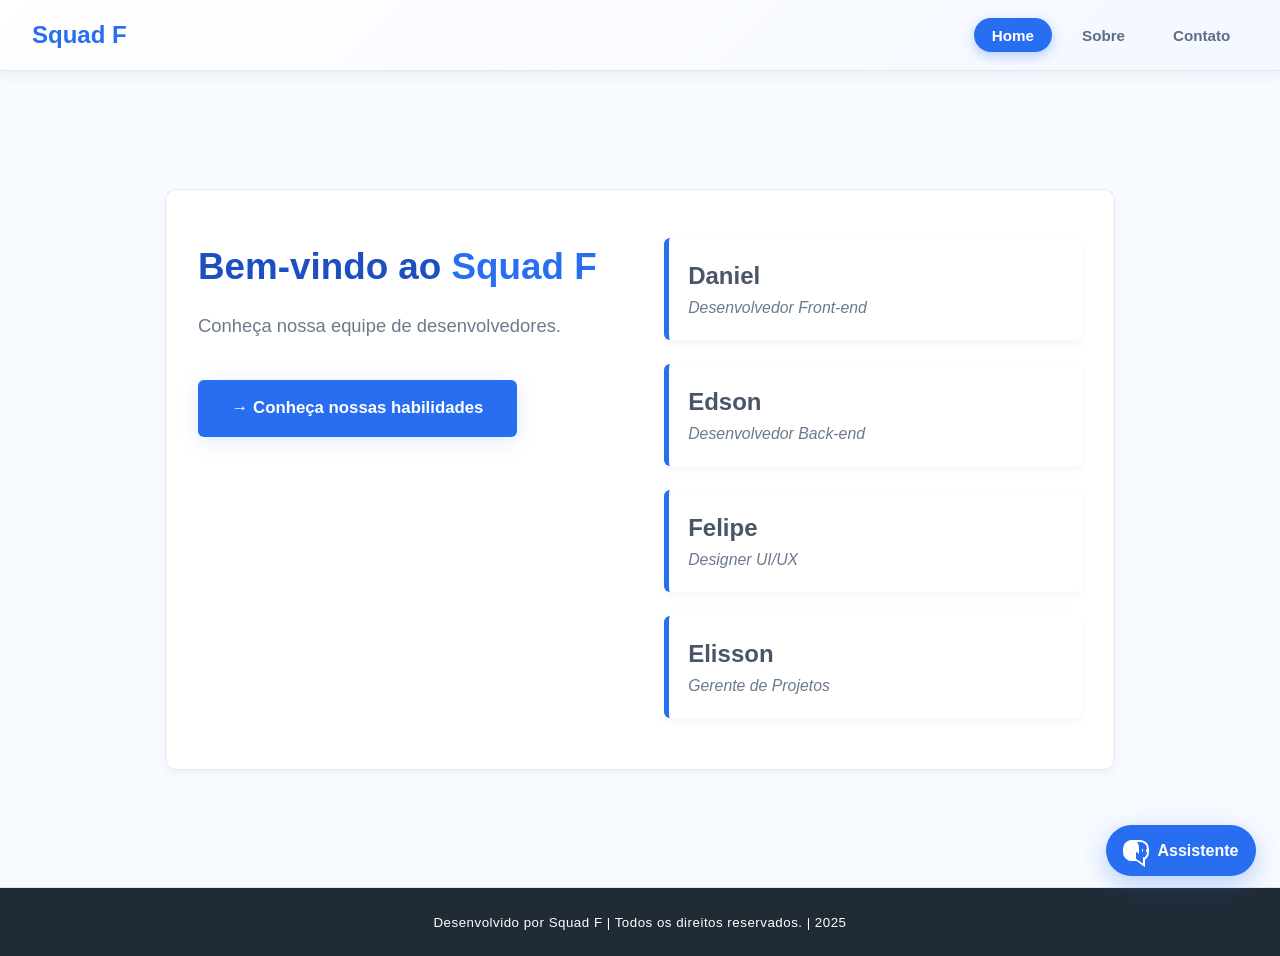
<file: squads/squad-F/index.html>
<!DOCTYPE html>
<html lang="pt-BR">
  <head>
    <meta charset="UTF-8" />
    <meta name="viewport" content="width=device-width, initial-scale=1.0" />
    <meta
      name="description"
      content="Página inicial do Squad F, apresentando a equipe e suas habilidades."
    />
    <title>Home | Squad F</title>
    <link rel="stylesheet" href="./styles/home.css" />
    <link rel="stylesheet" href="./assets/chatbot.css" />
  </head>

  <body>
    <header class="site-header">
      <div class="logo">
        <a href="index.html" aria-label="Ir para a página inicial do Squad F">Squad F</a>
      </div>

      <nav class="main-nav" aria-label="Navegação principal">
        <ul>
          <li><a href="index.html" class="active" aria-current="page">Home</a></li>
          <li><a href="sobre.html">Sobre</a></li>
          <li><a href="contato.html">Contato</a></li>
        </ul>
      </nav>
    </header>

    <main id="main-content">
      <section class="section-hero" aria-labelledby="hero-title">
        <div class="hero-text">
          <h1 id="hero-title">Bem-vindo ao <span>Squad F</span></h1>
          <p>Conheça nossa equipe de desenvolvedores.</p>
          <a href="habilidades.html" class="btn-primary" aria-label="Conhecer nossas habilidades">
            &rarr; Conheça nossas habilidades
          </a>
        </div>

        <ul class="team-members" aria-label="Lista de membros da equipe">
          <li class="member">
            <h2>Daniel</h2>
            <p>Desenvolvedor Front-end</p>
          </li>
          <li class="member">
            <h2>Edson</h2>
            <p>Desenvolvedor Back-end</p>
          </li>
          <li class="member">
            <h2>Felipe</h2>
            <p>Designer UI/UX</p>
          </li>
          <li class="member">
            <h2>Elisson</h2>
            <p>Gerente de Projetos</p>
          </li>
        </ul>
      </section>
    </main>

    <footer>
      <p>
        <small>Desenvolvido por Squad F | Todos os direitos reservados. | 2025</small>
      </p>
    </footer>
    <script type="module" src="./assets/chatbot.js"></script>
  </body>
</html>
</file>
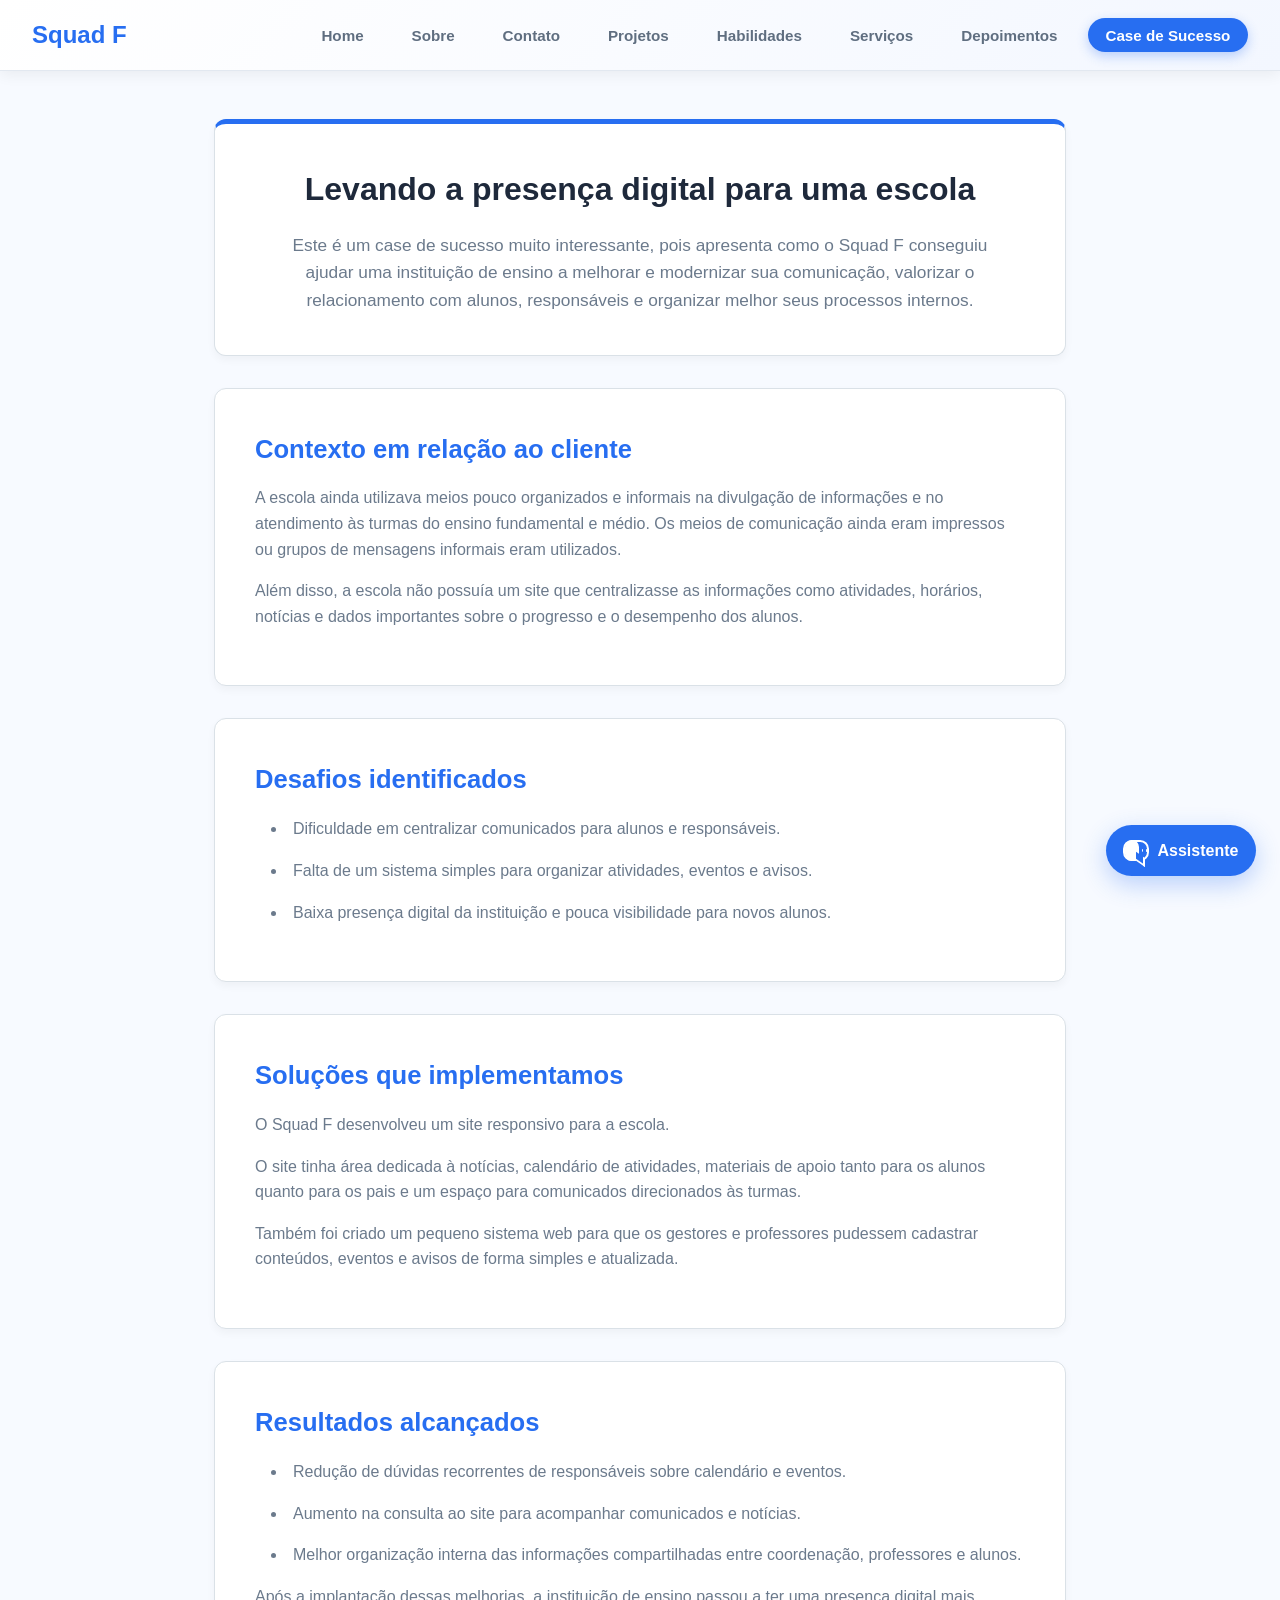
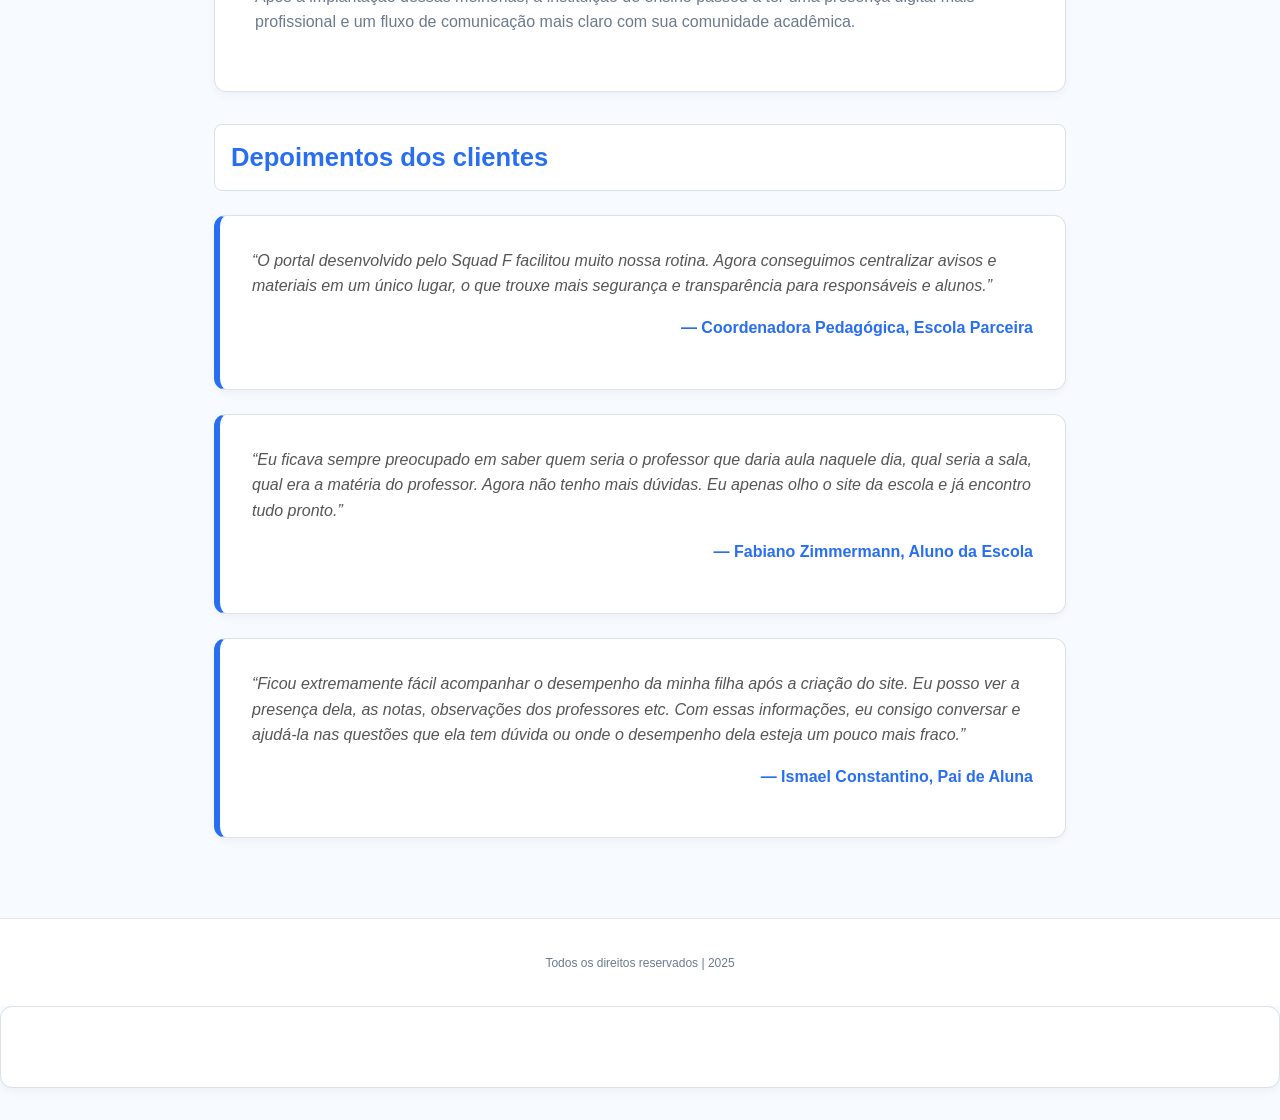
<file: squads/squad-F/case-de-sucesso.html>
<!DOCTYPE html>
<html lang="pt-BR">
  <head>
    <meta charset="UTF-8" />
    <meta name="viewport" content="width=device-width, initial-scale=1.0" />
    <meta
      name="description"
      content="Conheça o case de sucesso do Squad F, com desafios, soluções implementadas e resultados alcançados."
    />
    <title>Case de Sucesso | Squad F</title>
    <link rel="stylesheet" href="./styles/case-de-sucesso.css" />
    <link rel="stylesheet" href="./assets/chatbot.css" />
  </head>

  <body>
    <header class="site-header">
      <div class="logo">
        <a href="index.html" aria-label="Ir para a página inicial">Squad F</a>
      </div>

      <nav class="main-nav" aria-label="Navegação principal">
        <ul>
          <li><a href="index.html">Home</a></li>
          <li><a href="sobre.html">Sobre</a></li>
          <li><a href="contato.html">Contato</a></li>
          <li><a href="projetos.html">Projetos</a></li>
          <li><a href="habilidades.html">Habilidades</a></li>
          <li><a href="servicos.html">Serviços</a></li>
          <li><a href="depoimentos.html">Depoimentos</a></li>
          <li><a href="case-de-sucesso.html" class="active" aria-current="page">Case de Sucesso</a></li>
        </ul>
      </nav>
    </header>

    <main id="main-content">
      <section class="case-intro" aria-labelledby="titulo-case">
        <h1 id="titulo-case">Levando a presença digital para uma escola</h1>
        <p>
          Este é um case de sucesso muito interessante, pois apresenta como o Squad F
          conseguiu ajudar uma instituição de ensino a melhorar e modernizar sua
          comunicação, valorizar o relacionamento com alunos, responsáveis e organizar melhor
          seus processos internos.
        </p>
      </section>

      <section class="case-contexto" aria-labelledby="contexto-titulo">
        <h2 id="contexto-titulo">Contexto em relação ao cliente</h2>
        <p>
          A escola ainda utilizava meios pouco organizados e informais na divulgação de
          informações e no atendimento às turmas do ensino fundamental e médio. Os meios de
          comunicação ainda eram impressos ou grupos de mensagens informais eram utilizados.
        </p>
        <p>
          Além disso, a escola não possuía um site que centralizasse as informações como
          atividades, horários, notícias e dados importantes sobre o progresso e o desempenho
          dos alunos.
        </p>
      </section>

      <section class="case-desafio" aria-labelledby="desafio-titulo">
        <h2 id="desafio-titulo">Desafios identificados</h2>
        <ul>
          <li>Dificuldade em centralizar comunicados para alunos e responsáveis.</li>
          <li>Falta de um sistema simples para organizar atividades, eventos e avisos.</li>
          <li>Baixa presença digital da instituição e pouca visibilidade para novos alunos.</li>
        </ul>
      </section>

      <section class="case-solucao" aria-labelledby="solucao-titulo">
        <h2 id="solucao-titulo">Soluções que implementamos</h2>
        <p>O Squad F desenvolveu um site responsivo para a escola.</p>
        <p>
          O site tinha área dedicada à notícias, calendário de atividades, materiais de apoio
          tanto para os alunos quanto para os pais e um espaço para comunicados direcionados
          às turmas.
        </p>
        <p>
          Também foi criado um pequeno sistema web para que os gestores e professores
          pudessem cadastrar conteúdos, eventos e avisos de forma simples e atualizada.
        </p>
      </section>

      <section class="case-resultados" aria-labelledby="resultados-titulo">
        <h2 id="resultados-titulo">Resultados alcançados</h2>
        <ul>
          <li>Redução de dúvidas recorrentes de responsáveis sobre calendário e eventos.</li>
          <li>Aumento na consulta ao site para acompanhar comunicados e notícias.</li>
          <li>Melhor organização interna das informações compartilhadas entre coordenação,
            professores e alunos.</li>
        </ul>
        <p>
          Após a implantação dessas melhorias, a instituição de ensino passou a ter uma
          presença digital mais profissional e um fluxo de comunicação mais claro com sua
          comunidade acadêmica.
        </p>
      </section>

      <section class="case-depoimento" aria-labelledby="depoimento-titulo">
        <h2 id="depoimento-titulo">Depoimentos dos clientes</h2>

        <article class="case-depoimento-card">
          <p class="case-depoimento-texto">
            “O portal desenvolvido pelo Squad F facilitou muito nossa rotina. Agora
            conseguimos centralizar avisos e materiais em um único lugar, o que trouxe mais
            segurança e transparência para responsáveis e alunos.”
          </p>
          <p class="case-depoimento-autor">— Coordenadora Pedagógica, Escola Parceira</p>
        </article>

        <article class="case-depoimento-card">
          <p class="case-depoimento-texto">
            “Eu ficava sempre preocupado em saber quem seria o professor que daria aula
            naquele dia, qual seria a sala, qual era a matéria do professor. Agora não tenho
            mais dúvidas. Eu apenas olho o site da escola e já encontro tudo pronto.”
          </p>
          <p class="case-depoimento-autor">— Fabiano Zimmermann, Aluno da Escola</p>
        </article>

        <article class="case-depoimento-card">
          <p class="case-depoimento-texto">
            “Ficou extremamente fácil acompanhar o desempenho da minha filha após a criação do
            site. Eu posso ver a presença dela, as notas, observações dos professores etc. Com
            essas informações, eu consigo conversar e ajudá-la nas questões que ela tem dúvida
            ou onde o desempenho dela esteja um pouco mais fraco.”
          </p>
          <p class="case-depoimento-autor">— Ismael Constantino, Pai de Aluna</p>
        </article>
      </section>
    </main>

    <footer>
      <p><small>Todos os direitos reservados | 2025</small></p>
    </footer>
    <script type="module" src="./assets/chatbot.js"></script>
  </body>
</html>
</file>
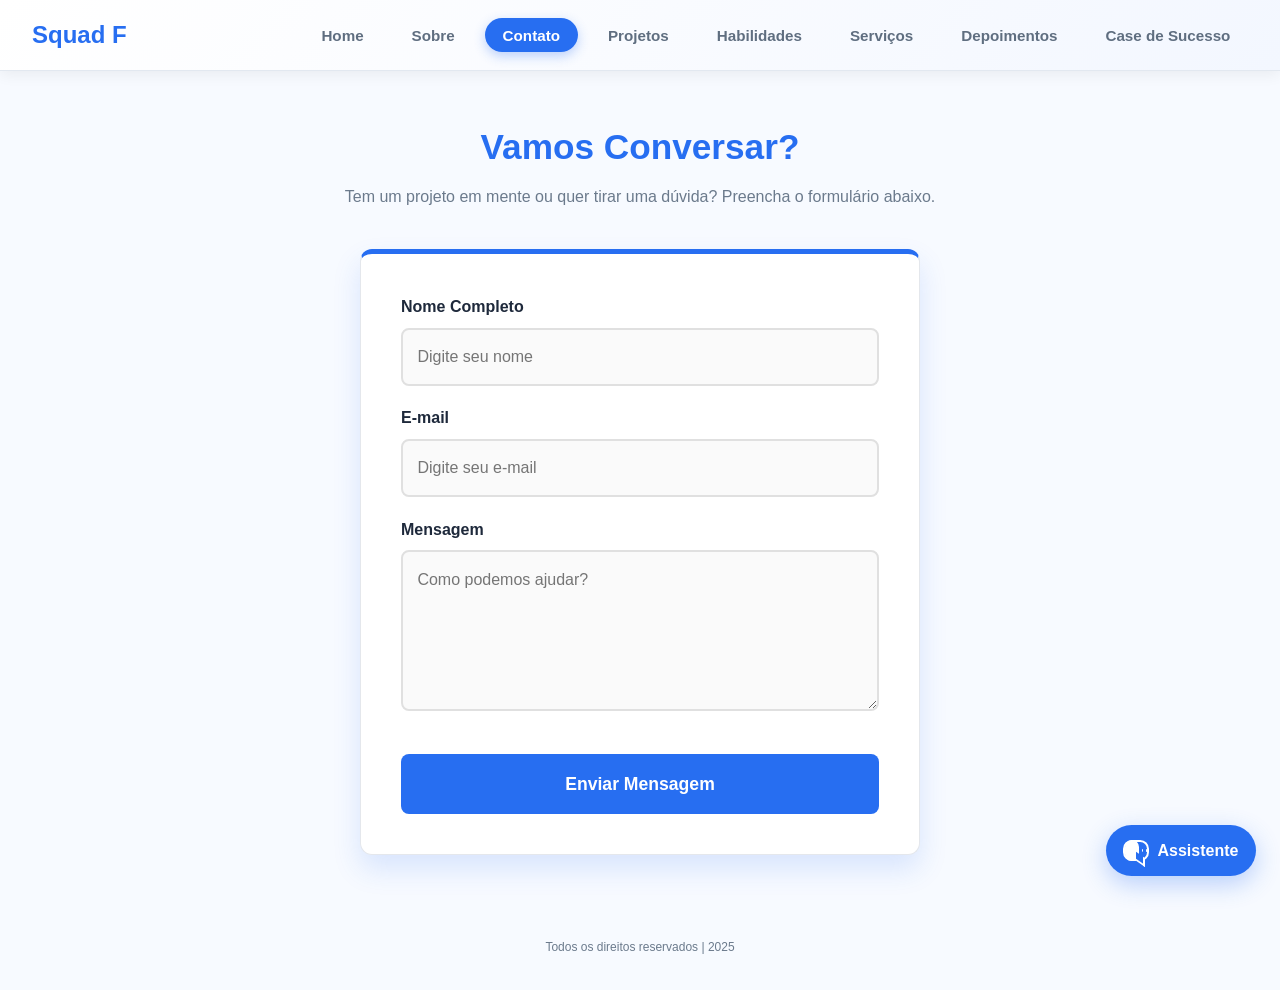
<file: squads/squad-F/contato.html>
<!DOCTYPE html>
<html lang="pt-BR">
  <head>
    <meta charset="UTF-8" />
    <meta name="viewport" content="width=device-width, initial-scale=1.0" />
    <meta
      name="description"
      content="Entre em contato com o Squad F para conversar sobre projetos, dúvidas e oportunidades."
    />
    <title>Contato | Squad F</title>
    <link rel="stylesheet" href="./styles/contato.css" />
    <link rel="stylesheet" href="./assets/chatbot.css" />
  </head>

  <body>
    <header class="site-header">
      <div class="logo">
        <a href="index.html" aria-label="Ir para a página inicial">Squad F</a>
      </div>

      <nav class="main-nav" aria-label="Navegação principal">
        <ul>
          <li><a href="index.html">Home</a></li>
          <li><a href="sobre.html">Sobre</a></li>
          <li><a href="contato.html" class="active" aria-current="page">Contato</a></li>
          <li><a href="projetos.html">Projetos</a></li>
          <li><a href="habilidades.html">Habilidades</a></li>
          <li><a href="servicos.html">Serviços</a></li>
          <li><a href="depoimentos.html">Depoimentos</a></li>
          <li><a href="case-de-sucesso.html">Case de Sucesso</a></li>
        </ul>
      </nav>
    </header>

    <main id="main-content">
      <section class="section-projetos-intro" aria-labelledby="titulo-contato">
        <h1 id="titulo-contato">Vamos Conversar?</h1>
        <p>
          Tem um projeto em mente ou quer tirar uma dúvida? Preencha o formulário abaixo.
        </p>
      </section>

      <section class="form-section" aria-label="Formulário de contato">
        <div class="project-card">
          <form action="mailto:seuemail@exemplo.com" method="post" enctype="text/plain">
            <div>
              <label for="nome">Nome Completo</label>
              <input type="text" id="nome" name="nome" required placeholder="Digite seu nome" />
            </div>

            <div>
              <label for="email">E-mail</label>
              <input type="email" id="email" name="email" required placeholder="Digite seu e-mail" />
            </div>

            <div>
              <label for="mensagem">Mensagem</label>
              <textarea id="mensagem" name="mensagem" rows="5" required placeholder="Como podemos ajudar?"></textarea>
            </div>

            <button type="submit">Enviar Mensagem</button>
          </form>
        </div>
      </section>
    </main>

    <footer>
      <p><small>Todos os direitos reservados | 2025</small></p>
    </footer>
    <script type="module" src="./assets/chatbot.js"></script>
  </body>
</html>
</file>
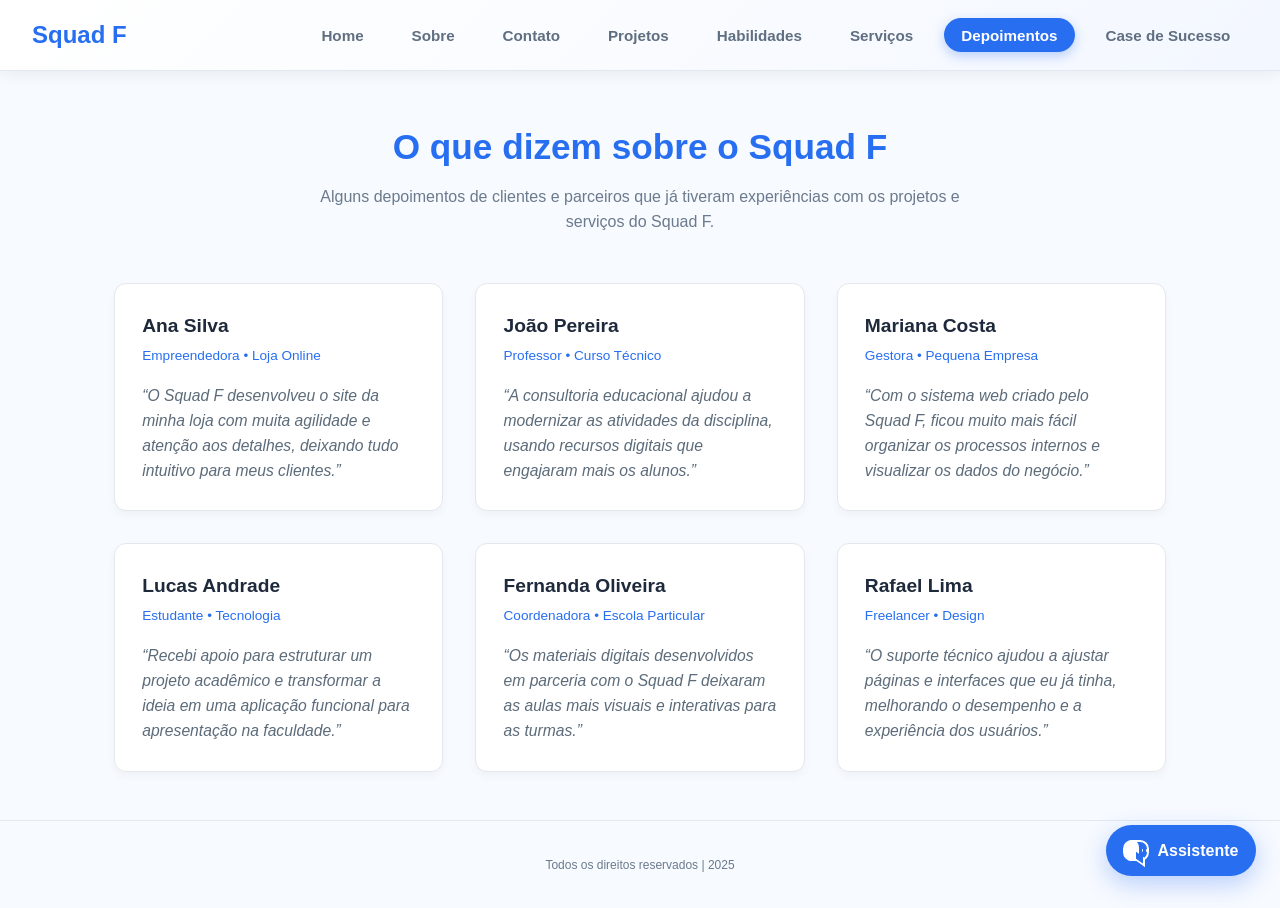
<file: squads/squad-F/depoimentos.html>
<!DOCTYPE html>
<html lang="pt-BR">
  <head>
    <meta charset="UTF-8" />
    <meta name="viewport" content="width=device-width, initial-scale=1.0" />
    <meta
      name="description"
      content="Veja depoimentos de clientes e parceiros que já trabalharam com o Squad F."
    />
    <title>Depoimentos | Squad F</title>
    <link rel="stylesheet" href="./styles/depoimentos.css" />
    <link rel="stylesheet" href="./assets/chatbot.css" />
  </head>

  <body>
    <header class="site-header">
      <div class="logo">
        <a href="index.html" aria-label="Ir para a página inicial">Squad F</a>
      </div>

      <nav class="main-nav" aria-label="Navegação principal">
        <ul>
          <li><a href="index.html">Home</a></li>
          <li><a href="sobre.html">Sobre</a></li>
          <li><a href="contato.html">Contato</a></li>
          <li><a href="projetos.html">Projetos</a></li>
          <li><a href="habilidades.html">Habilidades</a></li>
          <li><a href="servicos.html">Serviços</a></li>
          <li><a href="depoimentos.html" class="active" aria-current="page">Depoimentos</a></li>
          <li><a href="case-de-sucesso.html">Case de Sucesso</a></li>
        </ul>
      </nav>
    </header>

    <main id="main-content">
      <section class="section-depoimentos-intro" aria-labelledby="titulo-depoimentos">
        <h1 id="titulo-depoimentos">O que dizem sobre o Squad F</h1>
        <p>
          Alguns depoimentos de clientes e parceiros que já tiveram experiências com os
          projetos e serviços do Squad F.
        </p>
      </section>

      <section class="section-depoimentos-lista" aria-label="Lista de depoimentos">
        <div class="testimonials-grid">
          <article class="testimonial-card">
            <div class="testimonial-header">
              <h2>Ana Silva</h2>
              <p class="testimonial-role">Empreendedora • Loja Online</p>
            </div>
            <p class="testimonial-text">
              “O Squad F desenvolveu o site da minha loja com muita agilidade e atenção aos
              detalhes, deixando tudo intuitivo para meus clientes.”
            </p>
          </article>

          <article class="testimonial-card">
            <div class="testimonial-header">
              <h2>João Pereira</h2>
              <p class="testimonial-role">Professor • Curso Técnico</p>
            </div>
            <p class="testimonial-text">
              “A consultoria educacional ajudou a modernizar as atividades da disciplina,
              usando recursos digitais que engajaram mais os alunos.”
            </p>
          </article>

          <article class="testimonial-card">
            <div class="testimonial-header">
              <h2>Mariana Costa</h2>
              <p class="testimonial-role">Gestora • Pequena Empresa</p>
            </div>
            <p class="testimonial-text">
              “Com o sistema web criado pelo Squad F, ficou muito mais fácil organizar os
              processos internos e visualizar os dados do negócio.”
            </p>
          </article>

          <article class="testimonial-card">
            <div class="testimonial-header">
              <h2>Lucas Andrade</h2>
              <p class="testimonial-role">Estudante • Tecnologia</p>
            </div>
            <p class="testimonial-text">
              “Recebi apoio para estruturar um projeto acadêmico e transformar a ideia em uma
              aplicação funcional para apresentação na faculdade.”
            </p>
          </article>

          <article class="testimonial-card">
            <div class="testimonial-header">
              <h2>Fernanda Oliveira</h2>
              <p class="testimonial-role">Coordenadora • Escola Particular</p>
            </div>
            <p class="testimonial-text">
              “Os materiais digitais desenvolvidos em parceria com o Squad F deixaram as aulas
              mais visuais e interativas para as turmas.”
            </p>
          </article>

          <article class="testimonial-card">
            <div class="testimonial-header">
              <h2>Rafael Lima</h2>
              <p class="testimonial-role">Freelancer • Design</p>
            </div>
            <p class="testimonial-text">
              “O suporte técnico ajudou a ajustar páginas e interfaces que eu já tinha,
              melhorando o desempenho e a experiência dos usuários.”
            </p>
          </article>
        </div>
      </section>
    </main>

    <footer>
      <p><small>Todos os direitos reservados | 2025</small></p>
    </footer>
    <script type="module" src="./assets/chatbot.js"></script>
  </body>
</html>
</file>
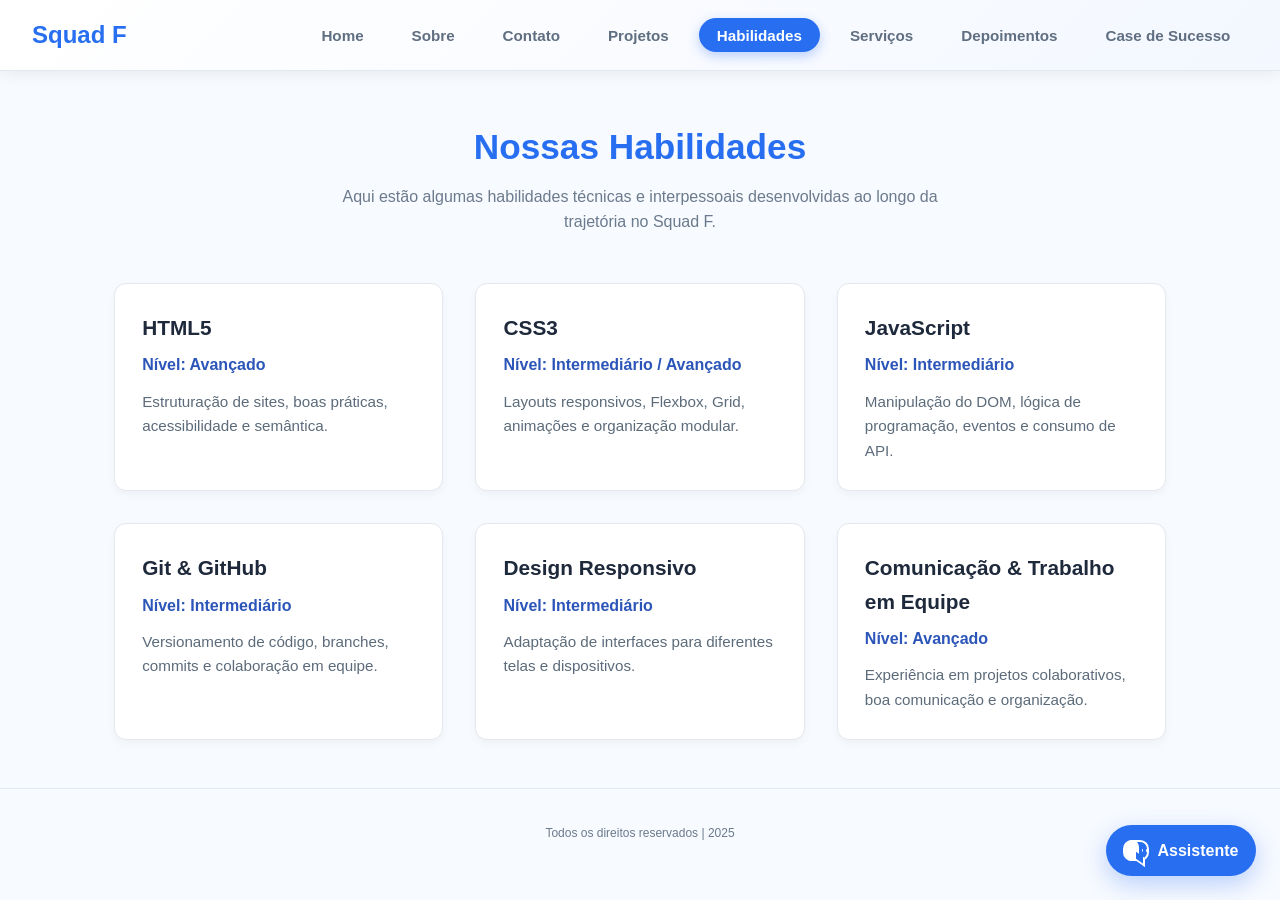
<file: squads/squad-F/habilidades.html>
<!DOCTYPE html>
<html lang="pt-BR">
  <head>
    <meta charset="UTF-8" />
    <meta name="viewport" content="width=device-width, initial-scale=1.0" />
    <meta
      name="description"
      content="Veja as principais habilidades e competências do Squad F em desenvolvimento web e design."
    />
    <title>Habilidades | Squad F</title>
    <link rel="stylesheet" href="./styles/habilidades.css" />
    <link rel="stylesheet" href="./assets/chatbot.css" />
  </head>

  <body>
    <header class="site-header">
      <div class="logo">
        <a href="index.html" aria-label="Ir para a página inicial">Squad F</a>
      </div>

      <nav class="main-nav" aria-label="Navegação principal">
        <ul>
          <li><a href="index.html">Home</a></li>
          <li><a href="sobre.html">Sobre</a></li>
          <li><a href="contato.html">Contato</a></li>
          <li><a href="projetos.html">Projetos</a></li>
          <li><a href="habilidades.html" class="active" aria-current="page">Habilidades</a></li>
          <li><a href="servicos.html">Serviços</a></li>
          <li><a href="depoimentos.html">Depoimentos</a></li>
          <li><a href="case-de-sucesso.html">Case de Sucesso</a></li>
        </ul>
      </nav>
    </header>

    <main id="main-content">
      <section class="section-habilidades-intro" aria-labelledby="titulo-habilidades">
        <h1 id="titulo-habilidades">Nossas Habilidades</h1>
        <p>
          Aqui estão algumas habilidades técnicas e interpessoais desenvolvidas ao longo
          da trajetória no Squad F.
        </p>
      </section>

      <section class="section-habilidades-lista" aria-label="Lista de habilidades">
        <div class="skills-grid">
          <article class="skill-card">
            <h2>HTML5</h2>
            <p class="skill-level">Nível: Avançado</p>
            <p class="skill-desc">
              Estruturação de sites, boas práticas, acessibilidade e semântica.
            </p>
          </article>

          <article class="skill-card">
            <h2>CSS3</h2>
            <p class="skill-level">Nível: Intermediário / Avançado</p>
            <p class="skill-desc">
              Layouts responsivos, Flexbox, Grid, animações e organização modular.
            </p>
          </article>

          <article class="skill-card">
            <h2>JavaScript</h2>
            <p class="skill-level">Nível: Intermediário</p>
            <p class="skill-desc">
              Manipulação do DOM, lógica de programação, eventos e consumo de API.
            </p>
          </article>

          <article class="skill-card">
            <h2>Git &amp; GitHub</h2>
            <p class="skill-level">Nível: Intermediário</p>
            <p class="skill-desc">
              Versionamento de código, branches, commits e colaboração em equipe.
            </p>
          </article>

          <article class="skill-card">
            <h2>Design Responsivo</h2>
            <p class="skill-level">Nível: Intermediário</p>
            <p class="skill-desc">
              Adaptação de interfaces para diferentes telas e dispositivos.
            </p>
          </article>

          <article class="skill-card">
            <h2>Comunicação &amp; Trabalho em Equipe</h2>
            <p class="skill-level">Nível: Avançado</p>
            <p class="skill-desc">
              Experiência em projetos colaborativos, boa comunicação e organização.
            </p>
          </article>
        </div>
      </section>
    </main>

    <footer>
      <p><small>Todos os direitos reservados | 2025</small></p>
    </footer>
    <script type="module" src="./assets/chatbot.js"></script>
  </body>
</html>
</file>
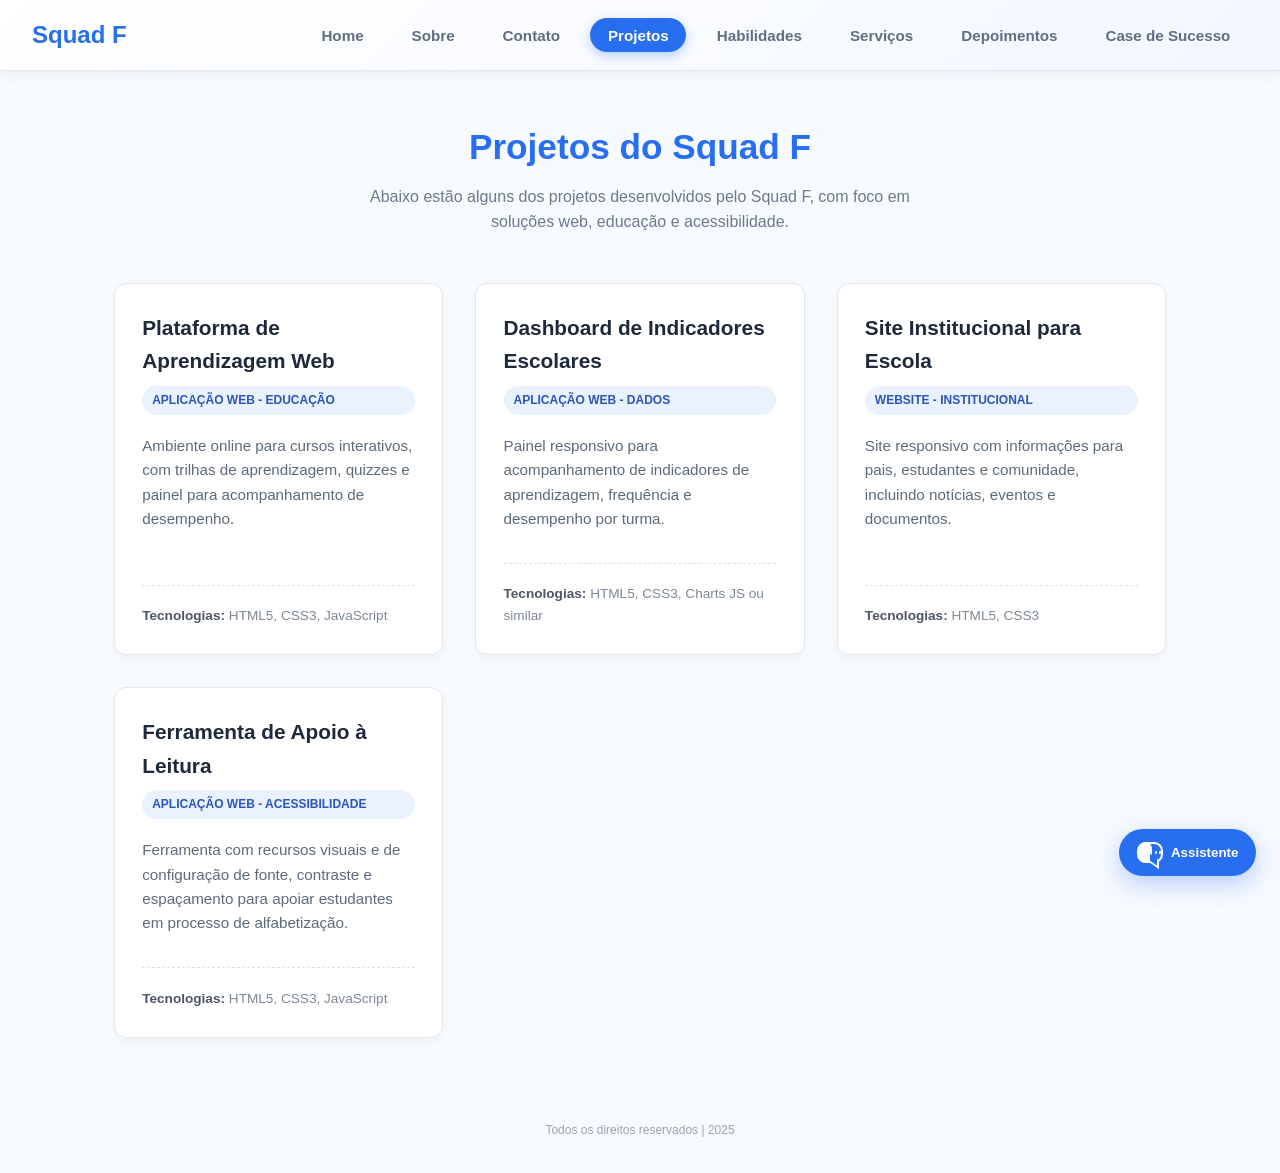
<file: squads/squad-F/projetos.html>
<!DOCTYPE html>
<html lang="pt-BR">
  <head>
    <meta charset="UTF-8" />
    <meta name="viewport" content="width=device-width, initial-scale=1.0" />
    <meta
      name="description"
      content="Projetos desenvolvidos pelo Squad F com foco em educação, acessibilidade e solução web."
    />
    <title>Projetos | Squad F</title>
    <link rel="stylesheet" href="./styles/projetos.css" />
    <link rel="stylesheet" href="./assets/chatbot.css" />
  </head>

  <body>
    <header class="site-header">
      <div class="logo" aria-label="Logo do Squad F">
        <a href="index.html" aria-label="Ir para a página inicial">Squad F</a>
      </div>

      <nav class="main-nav" aria-label="Navegação principal">
        <ul>
          <li><a href="index.html">Home</a></li>
          <li><a href="sobre.html">Sobre</a></li>
          <li><a href="contato.html">Contato</a></li>
          <li><a href="projetos.html" class="active" aria-current="page">Projetos</a></li>
          <li><a href="habilidades.html">Habilidades</a></li>
          <li><a href="servicos.html">Serviços</a></li>
          <li><a href="depoimentos.html">Depoimentos</a></li>
          <li><a href="case-de-sucesso.html">Case de Sucesso</a></li>
        </ul>
      </nav>
    </header>

    <main id="main-content">
      <section class="section-projetos-intro" aria-labelledby="titulo-projetos">
        <h1 id="titulo-projetos">Projetos do Squad F</h1>
        <p>
          Abaixo estão alguns dos projetos desenvolvidos pelo Squad F, com foco em
          soluções web, educação e acessibilidade.
        </p>
      </section>

      <section class="section-projetos-lista" aria-labelledby="titulo-projetos">
        <div class="projects-grid">
          <article class="project-card">
            <h2>Plataforma de Aprendizagem Web</h2>
            <p class="project-type">Aplicação Web - Educação</p>
            <p class="project-desc">
              Ambiente online para cursos interativos, com trilhas de aprendizagem,
              quizzes e painel para acompanhamento de desempenho.
            </p>
            <p class="project-techs"><strong>Tecnologias:</strong> HTML5, CSS3, JavaScript</p>
          </article>

          <article class="project-card">
            <h2>Dashboard de Indicadores Escolares</h2>
            <p class="project-type">Aplicação Web - Dados</p>
            <p class="project-desc">
              Painel responsivo para acompanhamento de indicadores de aprendizagem,
              frequência e desempenho por turma.
            </p>
            <p class="project-techs">
              <strong>Tecnologias:</strong> HTML5, CSS3, Charts JS ou similar
            </p>
          </article>

          <article class="project-card">
            <h2>Site Institucional para Escola</h2>
            <p class="project-type">Website - Institucional</p>
            <p class="project-desc">
              Site responsivo com informações para pais, estudantes e comunidade,
              incluindo notícias, eventos e documentos.
            </p>
            <p class="project-techs"><strong>Tecnologias:</strong> HTML5, CSS3</p>
          </article>

          <article class="project-card">
            <h2>Ferramenta de Apoio à Leitura</h2>
            <p class="project-type">Aplicação Web - Acessibilidade</p>
            <p class="project-desc">
              Ferramenta com recursos visuais e de configuração de fonte, contraste e
              espaçamento para apoiar estudantes em processo de alfabetização.
            </p>
            <p class="project-techs"><strong>Tecnologias:</strong> HTML5, CSS3, JavaScript</p>
          </article>
        </div>
      </section>
    </main>

    <footer>
      <p><small>Todos os direitos reservados | 2025</small></p>
    </footer>
    <script type="module" src="./assets/chatbot.js"></script>
  </body>
</html>
</file>
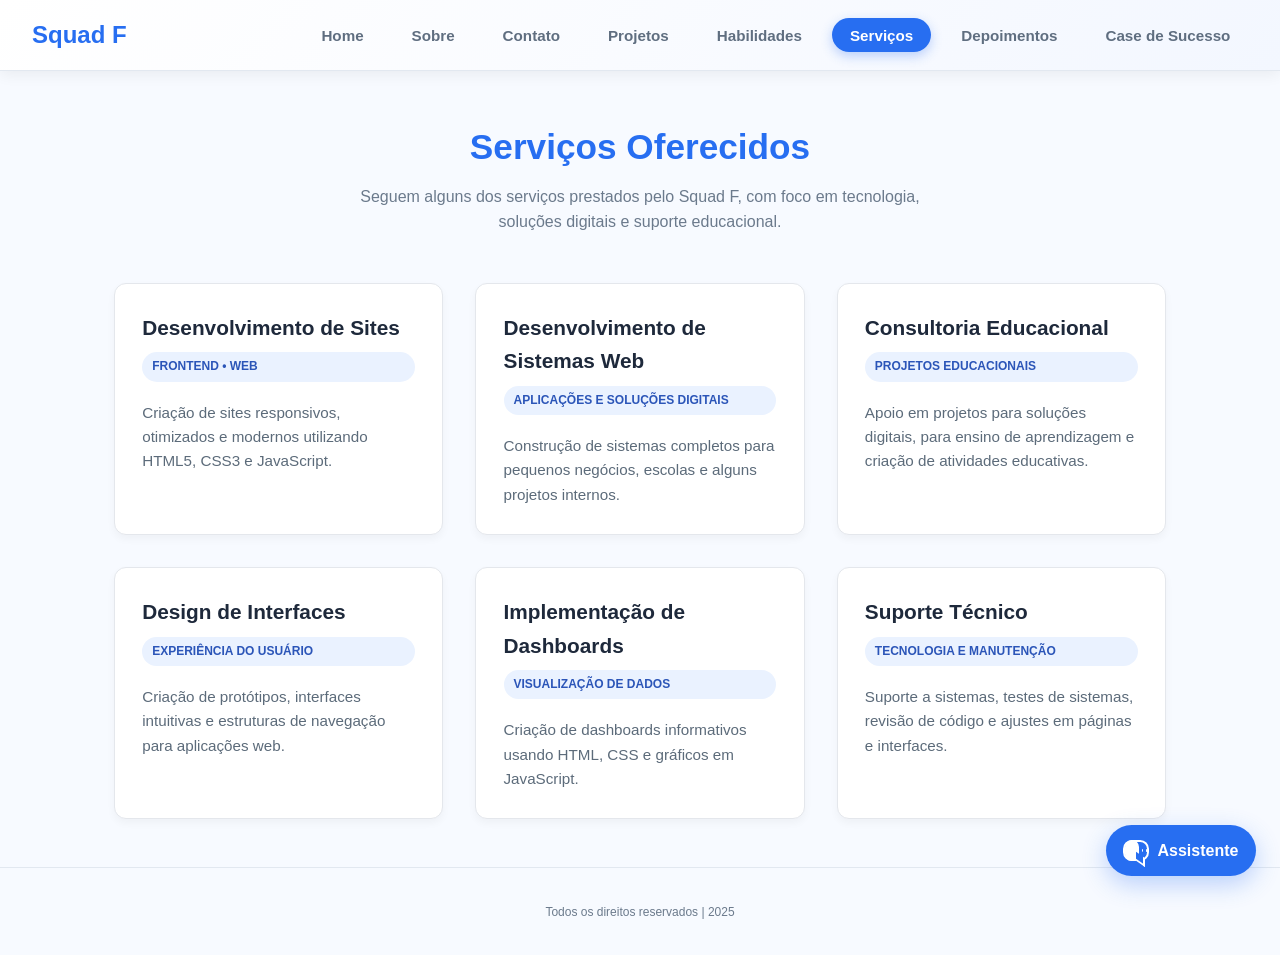
<file: squads/squad-F/servicos.html>
<!DOCTYPE html>
<html lang="pt-BR">
  <head>
    <meta charset="UTF-8" />
    <meta name="viewport" content="width=device-width, initial-scale=1.0" />
    <meta
      name="description"
      content="Conheça os serviços oferecidos pelo Squad F em desenvolvimento web, design e soluções digitais."
    />
    <title>Serviços | Squad F</title>
    <link rel="stylesheet" href="./styles/servicos.css" />
    <link rel="stylesheet" href="./assets/chatbot.css" />
  </head>

  <body>
    <header class="site-header">
      <div class="logo">
        <a href="index.html" aria-label="Ir para a página inicial">Squad F</a>
      </div>

      <nav class="main-nav" aria-label="Navegação principal">
        <ul>
          <li><a href="index.html">Home</a></li>
          <li><a href="sobre.html">Sobre</a></li>
          <li><a href="contato.html">Contato</a></li>
          <li><a href="projetos.html">Projetos</a></li>
          <li><a href="habilidades.html">Habilidades</a></li>
          <li><a href="servicos.html" class="active" aria-current="page">Serviços</a></li>
          <li><a href="depoimentos.html">Depoimentos</a></li>
          <li><a href="case-de-sucesso.html">Case de Sucesso</a></li>
        </ul>
      </nav>
    </header>

    <main id="main-content">
      <section class="section-servicos-intro" aria-labelledby="titulo-servicos">
        <h1 id="titulo-servicos">Serviços Oferecidos</h1>
        <p>
          Seguem alguns dos serviços prestados pelo Squad F, com foco em tecnologia,
          soluções digitais e suporte educacional.
        </p>
      </section>

      <section class="section-servicos-lista" aria-label="Lista de serviços">
        <div class="services-grid">
          <article class="service-card">
            <h2>Desenvolvimento de Sites</h2>
            <p class="service-type">Frontend • Web</p>
            <p class="service-desc">
              Criação de sites responsivos, otimizados e modernos utilizando HTML5, CSS3 e JavaScript.
            </p>
          </article>

          <article class="service-card">
            <h2>Desenvolvimento de Sistemas Web</h2>
            <p class="service-type">Aplicações e Soluções Digitais</p>
            <p class="service-desc">
              Construção de sistemas completos para pequenos negócios, escolas e alguns projetos internos.
            </p>
          </article>

          <article class="service-card">
            <h2>Consultoria Educacional</h2>
            <p class="service-type">Projetos Educacionais</p>
            <p class="service-desc">
              Apoio em projetos para soluções digitais, para ensino de aprendizagem e criação de atividades educativas.
            </p>
          </article>

          <article class="service-card">
            <h2>Design de Interfaces</h2>
            <p class="service-type">Experiência do Usuário</p>
            <p class="service-desc">
              Criação de protótipos, interfaces intuitivas e estruturas de navegação para aplicações web.
            </p>
          </article>

          <article class="service-card">
            <h2>Implementação de Dashboards</h2>
            <p class="service-type">Visualização de Dados</p>
            <p class="service-desc">
              Criação de dashboards informativos usando HTML, CSS e gráficos em JavaScript.
            </p>
          </article>

          <article class="service-card">
            <h2>Suporte Técnico</h2>
            <p class="service-type">Tecnologia e Manutenção</p>
            <p class="service-desc">
              Suporte a sistemas, testes de sistemas, revisão de código e ajustes em páginas e interfaces.
            </p>
          </article>
        </div>
      </section>
    </main>

    <footer>
      <p><small>Todos os direitos reservados | 2025</small></p>
    </footer>
    <script type="module" src="./assets/chatbot.js"></script>
  </body>
</html>
</file>
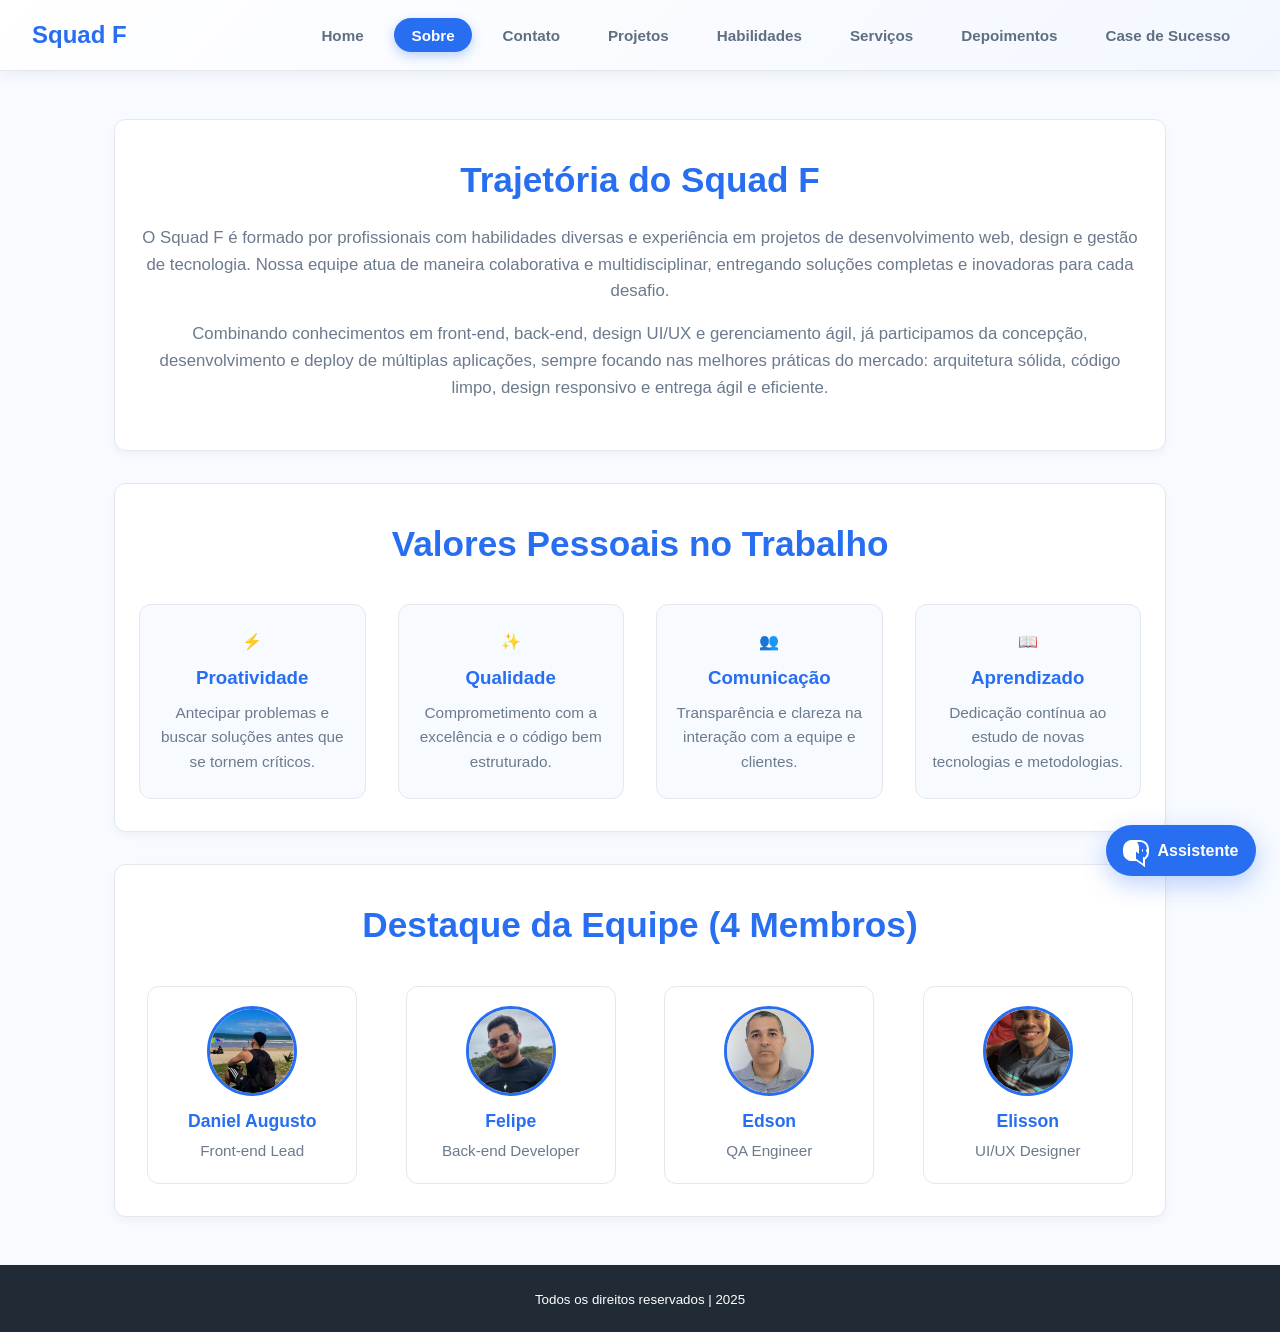
<file: squads/squad-F/sobre.html>
<!DOCTYPE html>
<html lang="pt-BR">
  <head>
    <meta charset="UTF-8" />
    <meta name="viewport" content="width=device-width, initial-scale=1.0" />
    <meta
      name="description"
      content="Conheça mais sobre o Squad F, sua trajetória, valores e equipe."
    />
    <title>Sobre | Squad F</title>
    <link rel="stylesheet" href="./styles/sobre.css" />
    <link rel="stylesheet" href="./assets/chatbot.css" />
  </head>

  <body>
    <header class="site-header">
      <div class="logo">
        <a href="index.html" aria-label="Ir para a página inicial">Squad F</a>
      </div>

      <nav class="main-nav" aria-label="Navegação principal">
        <ul>
          <li><a href="index.html">Home</a></li>
          <li><a href="sobre.html" class="active" aria-current="page">Sobre</a></li>
          <li><a href="contato.html">Contato</a></li>
          <li><a href="projetos.html">Projetos</a></li>
          <li><a href="habilidades.html">Habilidades</a></li>
          <li><a href="servicos.html">Serviços</a></li>
          <li><a href="depoimentos.html">Depoimentos</a></li>
          <li><a href="case-de-sucesso.html">Case de Sucesso</a></li>
        </ul>
      </nav>
    </header>

    <main id="main-content">
      <section class="section-sobre" aria-labelledby="titulo-sobre">
        <h1 id="titulo-sobre">Trajetória do Squad F</h1>

        <p>
          O Squad F é formado por profissionais com habilidades diversas e experiência em
          projetos de desenvolvimento web, design e gestão de tecnologia. Nossa equipe atua
          de maneira colaborativa e multidisciplinar, entregando soluções completas e
          inovadoras para cada desafio.
        </p>

        <p>
          Combinando conhecimentos em front-end, back-end, design UI/UX e gerenciamento
          ágil, já participamos da concepção, desenvolvimento e deploy de múltiplas
          aplicações, sempre focando nas melhores práticas do mercado: arquitetura sólida,
          código limpo, design responsivo e entrega ágil e eficiente.
        </p>
      </section>

      <section class="section-valores" aria-labelledby="titulo-valores">
        <h2 id="titulo-valores">Valores Pessoais no Trabalho</h2>

        <div class="values-container">
          <article class="value-item">
            <span class="icon-value" aria-hidden="true">⚡</span>
            <h3>Proatividade</h3>
            <p>Antecipar problemas e buscar soluções antes que se tornem críticos.</p>
          </article>

          <article class="value-item">
            <span class="icon-value" aria-hidden="true">✨</span>
            <h3>Qualidade</h3>
            <p>Comprometimento com a excelência e o código bem estruturado.</p>
          </article>

          <article class="value-item">
            <span class="icon-value" aria-hidden="true">👥</span>
            <h3>Comunicação</h3>
            <p>Transparência e clareza na interação com a equipe e clientes.</p>
          </article>

          <article class="value-item">
            <span class="icon-value" aria-hidden="true">📖</span>
            <h3>Aprendizado</h3>
            <p>Dedicação contínua ao estudo de novas tecnologias e metodologias.</p>
          </article>
        </div>
      </section>

      <section class="section-equipe" aria-labelledby="titulo-equipe">
        <h2 id="titulo-equipe">Destaque da Equipe (4 Membros)</h2>

        <div class="team-grid-container">
          <article class="member-card">
            <img src="./styles/membro1.jpeg" alt="Foto do desenvolvedor front-end do Squad F." />
            <h3>Daniel Augusto</h3>
            <p class="role">Front-end Lead</p>
          </article>

          <article class="member-card">
            <img src="./styles/membro2.jpeg" alt="Foto do desenvolvedor back-end do Squad F." />
            <h3>Felipe</h3>
            <p class="role">Back-end Developer</p>
          </article>

          <article class="member-card">
            <img src="./styles/membro3.jpeg" alt="Foto do especialista em qualidade do Squad F." />
            <h3>Edson</h3>
            <p class="role">QA Engineer</p>
          </article>

          <article class="member-card">
            <img src="./styles/membro4.jpeg" alt="Foto do designer UX do Squad F." />
            <h3>Elisson</h3>
            <p class="role">UI/UX Designer</p>
          </article>
        </div>
      </section>
    </main>

    <footer>
      <p><small>Todos os direitos reservados | 2025</small></p>
    </footer>
    <script type="module" src="./assets/chatbot.js"></script>
  </body>
</html>
</file>
<file: squads/squad-F/styles/home.css>
:root {
  --primary: #276ef1;
  --primary-dark: #1d4fc0;
  --bg: #f7faff;
  --panel: #ffffff;
  --text: #4a5568;
  --heading: #1e293b;
  --muted: #6b7a8c;
  --border: #e2e8f0;
  --shadow: rgba(39, 110, 241, 0.15);
}

* {
  margin: 0;
  padding: 0;
  box-sizing: border-box;
}

html {
  scroll-behavior: smooth;
}

body {
  font-family: "Segoe UI", Arial, sans-serif;
  background: var(--bg);
  color: var(--text);
  min-height: 100vh;
  line-height: 1.6;
  display: flex;
  flex-direction: column;
}

img,
svg {
  display: block;
  max-width: 100%;
  height: auto;
}

a {
  color: inherit;
  text-decoration: none;
}

button,
input,
textarea,
select {
  font: inherit;
}

:focus-visible {
  outline: 2px solid var(--primary);
  outline-offset: 2px;
}

.site-header {
  background: linear-gradient(135deg, #ffffff 0%, #f3f7ff 100%);
  padding: 1rem 2rem;
  display: flex;
  justify-content: space-between;
  align-items: center;
  border-bottom: 1px solid var(--border);
  box-shadow: 0 4px 14px rgba(0, 0, 0, 0.06);
  position: sticky;
  top: 0;
  z-index: 10;
}

.site-header:hover {
  box-shadow: 0 6px 25px var(--shadow);
}

.logo a {
  color: var(--primary);
  font-size: 1.5rem;
  text-decoration: none;
  font-weight: 800;
}

.main-nav ul,
.team-members {
  list-style: none;
  margin: 0;
  padding: 0;
}

.main-nav ul {
  display: flex;
  flex-wrap: wrap;
  gap: 0.8rem;
  justify-content: flex-end;
}

.main-nav a {
  text-decoration: none;
  color: #5f6e80;
  padding: 0.55rem 1.1rem;
  font-weight: 600;
  font-size: 0.95rem;
  border-radius: 25px;
  transition: 0.25s ease;
}

.main-nav a:hover {
  background: #e8f0ff;
  color: var(--primary);
  transform: translateY(-2px);
}

.main-nav a.active {
  background: var(--primary);
  color: #fff;
  box-shadow: 0 4px 12px rgba(39, 110, 241, 0.3);
}

main {
  flex: 1;
  display: flex;
  flex-direction: column;
  align-items: center;
  justify-content: center;
  min-height: 80vh;
  width: 100%;
  max-width: 1100px;
  margin: 3rem auto;
  padding: 0 1.5rem;
}

.section-hero {
  background: var(--panel);
  border: 1px solid #e4e7ec;
  border-radius: 12px;
  box-shadow: 0 4px 8px rgba(0, 0, 0, 0.04);
  padding: 3rem 2rem;
  margin: 2rem 0;
  width: 100%;
  max-width: 950px;
  display: flex;
  flex-wrap: wrap;
  align-items: flex-start;
  justify-content: space-between;
  gap: 3rem;
}

.hero-text {
  flex: 2 1 320px;
  display: flex;
  flex-direction: column;
  justify-content: center;
}

.hero-text h1 {
  font-size: 2.3rem;
  margin-bottom: 0.4em;
  color: var(--primary-dark);
}

.hero-text h1 span {
  color: var(--primary);
}

.hero-text p {
  color: var(--muted);
  font-size: 1.15rem;
  margin-bottom: 1.2em;
}

.btn-primary {
  align-self: flex-start;
  background: var(--primary);
  color: white;
  text-decoration: none;
  font-weight: 600;
  padding: 0.9em 2em;
  border-radius: 6px;
  box-shadow: 0 4px 20px rgba(39, 110, 241, 0.15);
  transition: background 0.2s ease;
  font-size: 1.05rem;
  margin-top: 1em;
}

.btn-primary:hover {
  background: var(--primary-dark);
}

.team-members {
  flex: 2 1 320px;
  display: flex;
  flex-direction: column;
  gap: 1.3em;
}

.member {
  background: white;
  border-left: 5px solid var(--primary);
  border-radius: 6px;
  padding: 1.2em 1.2em;
  box-shadow: 0 4px 8px rgba(0, 0, 0, 0.04);
  margin-bottom: 0.2em;
}

.member h3 {
  color: var(--primary-dark);
  font-size: 1.15em;
  margin-bottom: 0.2em;
  font-weight: 700;
}

.member p {
  color: var(--muted);
  font-style: italic;
  font-size: 0.99em;
}

footer {
  background: #212b36;
  color: #fff;
  font-size: 1rem;
  width: 100%;
  padding: 1.3em 2em;
  text-align: center;
  margin-top: auto;
  letter-spacing: 0.5px;
  border-top: 1px solid var(--border);
}
</file>
<file: squads/squad-F/assets/chatbot.css>
.chatbot-widget {
  --chatbot-primary: #276ef1;
  --chatbot-dark: #1d4fc0;
  --chatbot-text: #1e293b;
  --chatbot-muted: #6b7a8c;
  font-family: "Segoe UI", Arial, sans-serif;
}

.chatbot-toggle {
  position: fixed;
  right: 1.5rem;
  bottom: 1.5rem;
  z-index: 20;
  display: flex;
  align-items: center;
  gap: 0.5rem;
  border: 0;
  border-radius: 2rem;
  padding: 0.8rem 1.1rem;
  background: var(--chatbot-primary);
  color: #fff;
  font-weight: 700;
  cursor: pointer;
  box-shadow: 0 8px 24px rgba(39, 110, 241, 0.3);
  transition: transform 0.2s ease, background 0.2s ease, box-shadow 0.2s ease;
}

.chatbot-toggle:hover,
.chatbot-toggle:focus-visible {
  background: var(--chatbot-dark);
  transform: translateY(-3px);
  box-shadow: 0 12px 30px rgba(39, 110, 241, 0.4);
}

.chatbot-toggle span:first-child {
  position: relative;
  display: flex;
  align-items: center;
  justify-content: center;
  gap: 0.18rem;
  width: 1.65rem;
  height: 1.35rem;
  border: 2px solid currentColor;
  border-radius: 0.55rem;
}

.chatbot-logo::after {
  position: absolute;
  right: 0.12rem;
  bottom: -0.3rem;
  width: 0.45rem;
  height: 0.45rem;
  border-right: 2px solid currentColor;
  border-bottom: 2px solid currentColor;
  background: var(--chatbot-primary);
  content: "";
  transform: skewY(35deg);
}

.chatbot-toggle:hover .chatbot-logo::after,
.chatbot-toggle:focus-visible .chatbot-logo::after {
  background: var(--chatbot-dark);
}

.chatbot-logo span {
  width: 0.22rem;
  height: 0.22rem;
  border-radius: 50%;
  background: currentColor;
}

.chatbot-panel[hidden] {
  display: none;
}

.chatbot-panel {
  position: fixed;
  right: 1.5rem;
  bottom: 5.5rem;
  z-index: 20;
  display: grid;
  grid-template-rows: auto 1fr auto;
  width: min(360px, calc(100vw - 2rem));
  height: min(520px, calc(100vh - 7rem));
  overflow: hidden;
  border: 1px solid #e2e8f0;
  border-radius: 14px;
  background: #fff;
  box-shadow: 0 18px 45px rgba(30, 41, 59, 0.2);
}

.chatbot-header {
  display: flex;
  justify-content: space-between;
  gap: 1rem;
  padding: 1rem;
  background: linear-gradient(135deg, #276ef1, #1d4fc0);
  color: #fff;
}

.chatbot-header div {
  display: grid;
  gap: 0.2rem;
}

.chatbot-header span {
  font-size: 0.8rem;
  opacity: 0.9;
}

.chatbot-close {
  align-self: start;
  border: 0;
  background: transparent;
  color: #fff;
  font-size: 1.5rem;
  line-height: 1;
  cursor: pointer;
}

.chatbot-messages {
  display: flex;
  flex-direction: column;
  gap: 0.7rem;
  overflow-y: auto;
  padding: 1rem;
  background: #f7faff;
}

.chatbot-message {
  max-width: 88%;
  margin: 0;
  padding: 0.65rem 0.8rem;
  border-radius: 12px;
  color: var(--chatbot-text);
  font-size: 0.92rem;
  white-space: pre-wrap;
}

.chatbot-message-assistant,
.chatbot-message-loading,
.chatbot-message-error {
  align-self: flex-start;
  background: #fff;
  border: 1px solid #e2e8f0;
}

.chatbot-message-user {
  align-self: flex-end;
  background: #e8f0ff;
  color: var(--chatbot-dark);
}

.chatbot-message-loading {
  color: var(--chatbot-muted);
  font-style: italic;
}

.chatbot-message-error {
  color: #a33a3a;
}

.chatbot-form {
  display: flex;
  gap: 0.5rem;
  padding: 0.8rem;
  border-top: 1px solid #e2e8f0;
  background: #fff;
}

.chatbot-form input {
  min-width: 0;
  flex: 1;
  border: 1px solid #cbd5e1;
  border-radius: 8px;
  padding: 0.65rem 0.75rem;
}

.chatbot-form input:focus {
  border-color: var(--chatbot-primary);
  outline: 2px solid rgba(39, 110, 241, 0.2);
}

.chatbot-form button {
  border: 0;
  border-radius: 8px;
  padding: 0.65rem 0.8rem;
  background: var(--chatbot-primary);
  color: #fff;
  font-weight: 700;
  cursor: pointer;
}

.chatbot-form button:disabled {
  cursor: wait;
  opacity: 0.6;
}

.sr-only {
  position: absolute;
  width: 1px;
  height: 1px;
  padding: 0;
  overflow: hidden;
  clip: rect(0, 0, 0, 0);
  white-space: nowrap;
  border: 0;
}

@media (max-width: 600px) {
  .chatbot-toggle {
    right: 1rem;
    bottom: 1rem;
  }

  .chatbot-panel {
    right: 1rem;
    bottom: 5rem;
  }
}
</file>
<file: squads/squad-F/styles/case-de-sucesso.css>
:root {
  --primary: #276ef1;
  --primary-dark: #1d4fc0;
  --bg: #f7faff;
  --panel: #ffffff;
  --text: #4a5568;
  --heading: #1e293b;
  --muted: #6b7a8c;
  --border: #e2e8f0;
  --shadow: rgba(39, 110, 241, 0.15);
}

* {
  margin: 0;
  padding: 0;
  box-sizing: border-box;
}

html {
  scroll-behavior: smooth;
}

body {
  margin: 0;
  font-family: "Segoe UI", Arial, sans-serif;
  background: var(--bg);
  color: var(--text);
  line-height: 1.6;
}

img,
svg {
  display: block;
  max-width: 100%;
  height: auto;
}

a {
  color: inherit;
  text-decoration: none;
}

button,
input,
textarea,
select {
  font: inherit;
}

:focus-visible {
  outline: 2px solid var(--primary);
  outline-offset: 2px;
}

.site-header {
  background: linear-gradient(135deg, #ffffff 0%, #f3f7ff 100%);
  padding: 1rem 2rem;
  display: flex;
  justify-content: space-between;
  align-items: center;
  border-bottom: 1px solid var(--border);
  box-shadow: 0 4px 14px rgba(0, 0, 0, 0.06);
  position: sticky;
  top: 0;
  z-index: 10;
}

.site-header:hover {
  box-shadow: 0 6px 25px var(--shadow);
}

.logo a {
  color: var(--primary);
  text-decoration: none;
  font-size: 1.5rem;
  font-weight: 800;
}

.main-nav ul {
  list-style: none;
  display: flex;
  flex-wrap: wrap;
  gap: 0.8rem;
  justify-content: flex-end;
}

.main-nav a {
  text-decoration: none;
  color: #5f6e80;
  padding: 0.55rem 1.1rem;
  font-weight: 600;
  font-size: 0.95rem;
  border-radius: 25px;
  transition: 0.25s ease;
}

.main-nav a:hover {
  background: #e8f0ff;
  color: var(--primary);
  transform: translateY(-2px);
}

.main-nav a.active {
  background: var(--primary);
  color: #fff;
  box-shadow: 0 4px 12px rgba(39, 110, 241, 0.3);
}

main {
  flex: 1;
  width: 100%;
  max-width: 900px;
  margin: 0 auto;
  padding: 3rem 1.5rem;
}

section {
  background: var(--panel);
  padding: 2.5rem;
  border-radius: 12px;
  border: 1px solid #dae1e7;
  box-shadow: 0 4px 8px rgba(0, 0, 0, 0.04);
  margin-bottom: 2rem;
  transition: all 0.3s ease;
}

section:hover {
  transform: translateY(-5px);
  box-shadow: 0 12px 30px rgba(39, 110, 241, 0.15);
  border-color: var(--primary);
}

section h2 {
  color: var(--primary);
  font-size: 1.6rem;
  margin-bottom: 1rem;
}

section p,
section li {
  color: var(--muted);
  margin-bottom: 1rem;
}

section ul {
  list-style: disc inside;
  padding-left: 1rem;
}

.case-intro {
  text-align: center;
  border-top: 5px solid var(--primary);
}

.case-intro h1 {
  font-size: 2rem;
  color: var(--heading);
  margin-bottom: 1rem;
}

.case-intro p {
  font-size: 1.08rem;
  max-width: 720px;
  margin: 0 auto;
  text-align: center;
}

.case-depoimento {
  background: transparent;
  box-shadow: none;
  border: none;
  padding: 0;
}

.case-depoimento:hover {
  transform: none;
}

.case-depoimento h2 {
  background: var(--panel);
  padding: 0.75rem 1rem;
  border-radius: 8px;
  border: 1px solid #dae1e7;
  margin-bottom: 1.5rem;
}

.case-depoimento-card {
  background: var(--panel);
  padding: 2rem;
  border-radius: 12px;
  border: 1px solid #dae1e7;
  border-left: 6px solid var(--primary);
  box-shadow: 0 4px 8px rgba(0, 0, 0, 0.04);
  margin-bottom: 1.5rem;
  position: relative;
  transition: transform 0.3s ease;
}

.case-depoimento-card:hover {
  transform: scale(1.01);
  box-shadow: 0 10px 25px rgba(0, 0, 0, 0.12);
}

.case-depoimento-texto {
  font-style: italic;
  color: #555;
  margin-bottom: 1rem;
}

.case-depoimento-autor {
  text-align: right;
  font-weight: 700;
  color: var(--primary);
}

footer {
  text-align: center;
  padding: 2rem;
  font-size: 0.9rem;
  color: var(--muted);
  background: var(--panel);
  border-top: 1px solid var(--border);
  margin-top: auto;
}
</file>
<file: squads/squad-F/styles/contato.css>
:root {
  --primary: #276ef1;
  --primary-dark: #1d4fc0;
  --bg: #f7faff;
  --panel: #ffffff;
  --text: #4a5568;
  --heading: #1e293b;
  --muted: #6b7a8c;
  --border: #e2e8f0;
  --shadow: rgba(39, 110, 241, 0.15);
}

* {
  box-sizing: border-box;
  margin: 0;
  padding: 0;
}

html {
  scroll-behavior: smooth;
}

body {
  margin: 0;
  font-family: "Segoe UI", Arial, sans-serif;
  background: var(--bg);
  color: var(--text);
  line-height: 1.6;
}

img,
svg {
  display: block;
  max-width: 100%;
  height: auto;
}

a {
  color: inherit;
  text-decoration: none;
}

button,
input,
textarea,
select {
  font: inherit;
}

:focus-visible {
  outline: 2px solid var(--primary);
  outline-offset: 2px;
}

.site-header {
  background: linear-gradient(135deg, #ffffff 0%, #f3f7ff 100%);
  padding: 1rem 2rem;
  display: flex;
  justify-content: space-between;
  align-items: center;
  border-bottom: 1px solid var(--border);
  box-shadow: 0 4px 14px rgba(0, 0, 0, 0.06);
  position: sticky;
  top: 0;
  z-index: 10;
}

.site-header:hover {
  box-shadow: 0 6px 25px var(--shadow);
}

.logo a {
  color: var(--primary);
  text-decoration: none;
  font-size: 1.5rem;
  font-weight: 800;
}

.main-nav ul {
  list-style: none;
  display: flex;
  flex-wrap: wrap;
  gap: 0.8rem;
  justify-content: flex-end;
}

.main-nav a {
  text-decoration: none;
  color: #5f6e80;
  padding: 0.55rem 1.1rem;
  font-weight: 600;
  font-size: 0.95rem;
  border-radius: 25px;
  transition: 0.25s ease;
}

.main-nav a:hover {
  background: #e8f0ff;
  color: var(--primary);
  transform: translateY(-2px);
}

.main-nav a.active {
  background: var(--primary);
  color: #fff;
  box-shadow: 0 4px 12px rgba(39, 110, 241, 0.3);
}

main {
  width: 100%;
  max-width: 1100px;
  margin: 3rem auto;
  padding: 0 1.5rem;
}

.section-projetos-intro {
  text-align: center;
  margin-bottom: 2.5rem;
}

.section-projetos-intro h1 {
  color: var(--primary);
  font-size: 2.2rem;
  margin-bottom: 0.5rem;
}

.section-projetos-intro p {
  color: var(--muted);
  max-width: 600px;
  margin: 0 auto;
}

.form-section {
  width: 100%;
  display: flex;
  justify-content: center;
}

.project-card {
  background: var(--panel);
  width: 100%;
  max-width: 560px;
  padding: 2.5rem;
  border-radius: 12px;
  box-shadow: 0 14px 28px rgba(39, 110, 241, 0.15);
  border: 1px solid #e4e7ec;
  border-top: 5px solid var(--primary);
}

.project-card div {
  margin-bottom: 1.2rem;
}

.project-card label {
  display: block;
  font-weight: 700;
  margin-bottom: 0.5rem;
  color: var(--heading);
}

.project-card input,
.project-card textarea {
  width: 100%;
  padding: 0.9rem;
  border: 2px solid #e0e0e0;
  border-radius: 8px;
  font-size: 1rem;
  transition: 0.3s ease;
  background-color: #fafafa;
}

.project-card input:focus,
.project-card textarea:focus {
  border-color: var(--primary);
  background-color: #fff;
  outline: none;
}

.project-card button {
  width: 100%;
  padding: 1rem;
  margin-top: 1rem;
  background-color: var(--primary);
  color: white;
  border: none;
  border-radius: 8px;
  font-size: 1.1rem;
  font-weight: 700;
  cursor: pointer;
  transition: background-color 0.3s ease;
}

.project-card button:hover {
  background-color: var(--primary-dark);
}

footer {
  text-align: center;
  padding: 2rem;
  font-size: 0.9rem;
  color: var(--muted);
  background: transparent;
}
</file>
<file: squads/squad-F/styles/depoimentos.css>
﻿:root {
  --primary: #276ef1;
  --primary-dark: #1d4fc0;
  --bg: #f7faff;
  --panel: #ffffff;
  --text: #4a5568;
  --heading: #1e293b;
  --muted: #6b7a8c;
  --border: #e2e8f0;
  --shadow: rgba(39, 110, 241, 0.15);
}

* {
  box-sizing: border-box;
  margin: 0;
  padding: 0;
}

html {
  scroll-behavior: smooth;
}

body {
  margin: 0;
  font-family: "Segoe UI", Arial, sans-serif;
  background: var(--bg);
  color: var(--text);
  line-height: 1.6;
}

img,
svg {
  display: block;
  max-width: 100%;
  height: auto;
}

a {
  color: inherit;
  text-decoration: none;
}

button,
input,
textarea,
select {
  font: inherit;
}

:focus-visible {
  outline: 2px solid var(--primary);
  outline-offset: 2px;
}

.site-header {
  background: linear-gradient(135deg, #ffffff 0%, #f3f7ff 100%);
  padding: 1rem 2rem;
  display: flex;
  justify-content: space-between;
  align-items: center;
  border-bottom: 1px solid var(--border);
  box-shadow: 0 4px 14px rgba(0, 0, 0, 0.06);
  position: sticky;
  top: 0;
  z-index: 10;
}

.site-header:hover {
  box-shadow: 0 6px 25px var(--shadow);
}

.logo a {
  color: var(--primary);
  text-decoration: none;
  font-size: 1.5rem;
  font-weight: 800;
}

.main-nav ul {
  list-style: none;
  display: flex;
  flex-wrap: wrap;
  gap: 0.8rem;
  justify-content: flex-end;
}

.main-nav a {
  text-decoration: none;
  color: #5f6e80;
  padding: 0.55rem 1.1rem;
  font-weight: 600;
  font-size: 0.95rem;
  border-radius: 25px;
  transition: 0.25s ease;
}

.main-nav a:hover {
  background: #e8f0ff;
  color: var(--primary);
  transform: translateY(-2px);
}

.main-nav a.active {
  background: var(--primary);
  color: #fff;
  box-shadow: 0 4px 12px rgba(39, 110, 241, 0.3);
}

main {
  max-width: 1100px;
  margin: 3rem auto;
  padding: 0 1.5rem;
}

.section-depoimentos-intro {
  text-align: center;
  margin-bottom: 3rem;
}

.section-depoimentos-intro h1 {
  font-size: 2.2rem;
  color: var(--primary);
  font-weight: 800;
}

.section-depoimentos-intro p {
  margin-top: 0.5rem;
  color: var(--muted);
  max-width: 700px;
  margin-left: auto;
  margin-right: auto;
}

.testimonials-grid {
  display: grid;
  gap: 2rem;
  grid-template-columns: repeat(auto-fit, minmax(280px, 1fr));
}

.testimonial-card {
  background: var(--panel);
  border: 1px solid #e4e7ec;
  border-radius: 12px;
  padding: 1.7rem;
  box-shadow: 0 4px 8px rgba(0, 0, 0, 0.04);
  transition: 0.25s ease;
}

.testimonial-card:hover {
  transform: translateY(-6px);
  box-shadow: 0 14px 28px rgba(39, 110, 241, 0.15);
  border-color: var(--primary);
}

.testimonial-header h2 {
  color: var(--heading);
  font-size: 1.2rem;
  margin-bottom: 0.2rem;
}

.testimonial-role {
  color: var(--primary);
  font-size: 0.85rem;
  margin-bottom: 1rem;
}

.testimonial-text {
  color: #5c6b7a;
  font-size: 0.98rem;
  font-style: italic;
}

footer {
  text-align: center;
  padding: 2rem;
  font-size: 0.9rem;
  color: var(--muted);
  border-top: 1px solid var(--border);
  margin-top: 3rem;
}
</file>
<file: squads/squad-F/styles/habilidades.css>
﻿:root {
  --primary: #276ef1;
  --primary-dark: #1d4fc0;
  --bg: #f7faff;
  --panel: #ffffff;
  --text: #4a5568;
  --heading: #1e293b;
  --muted: #6b7a8c;
  --border: #e2e8f0;
  --shadow: rgba(39, 110, 241, 0.15);
}

* {
  box-sizing: border-box;
  margin: 0;
  padding: 0;
}

html {
  scroll-behavior: smooth;
}

body {
  margin: 0;
  font-family: "Segoe UI", Arial, sans-serif;
  line-height: 1.6;
  color: var(--text);
  background: var(--bg);
}

img,
svg {
  display: block;
  max-width: 100%;
  height: auto;
}

a {
  color: inherit;
  text-decoration: none;
}

button,
input,
textarea,
select {
  font: inherit;
}

:focus-visible {
  outline: 2px solid var(--primary);
  outline-offset: 2px;
}

.site-header {
  background: linear-gradient(135deg, #ffffff 0%, #f3f7ff 100%);
  padding: 1rem 2rem;
  display: flex;
  justify-content: space-between;
  align-items: center;
  border-bottom: 1px solid var(--border);
  box-shadow: 0 4px 14px rgba(0, 0, 0, 0.06);
  position: sticky;
  top: 0;
  z-index: 10;
}

.site-header:hover {
  box-shadow: 0 6px 25px var(--shadow);
}

.logo a {
  color: var(--primary);
  text-decoration: none;
  font-size: 1.5rem;
  font-weight: 800;
}

.main-nav ul {
  list-style: none;
  display: flex;
  flex-wrap: wrap;
  gap: 0.8rem;
  justify-content: flex-end;
}

.main-nav a {
  text-decoration: none;
  color: #5f6e80;
  padding: 0.55rem 1.1rem;
  font-weight: 600;
  font-size: 0.95rem;
  border-radius: 25px;
  transition: 0.25s ease;
}

.main-nav a:hover {
  background: #e8f0ff;
  color: var(--primary);
  transform: translateY(-2px);
}

.main-nav a.active {
  background: var(--primary);
  color: #fff;
  box-shadow: 0 4px 12px rgba(39, 110, 241, 0.3);
}

main {
  max-width: 1100px;
  margin: 3rem auto;
  padding: 0 1.5rem;
}

.section-habilidades-intro {
  text-align: center;
  margin-bottom: 3rem;
}

.section-habilidades-intro h1 {
  font-size: 2.2rem;
  color: var(--primary);
  font-weight: 800;
}

.section-habilidades-intro p {
  margin-top: 0.5rem;
  color: var(--muted);
  max-width: 600px;
  margin-left: auto;
  margin-right: auto;
}

.skills-grid {
  display: grid;
  gap: 2rem;
  grid-template-columns: repeat(auto-fit, minmax(240px, 1fr));
}

.skill-card {
  background: var(--panel);
  border: 1px solid #e4e7ec;
  border-radius: 12px;
  padding: 1.7rem;
  box-shadow: 0 4px 8px rgba(0, 0, 0, 0.04);
  transition: 0.25s ease;
}

.skill-card:hover {
  transform: translateY(-6px);
  box-shadow: 0 14px 28px rgba(39, 110, 241, 0.15);
  border-color: var(--primary);
}

.skill-card h2 {
  color: var(--heading);
  font-size: 1.3rem;
  margin-bottom: 0.5rem;
}

.skill-level {
  color: #2b55b8;
  font-weight: 700;
  margin-bottom: 0.75rem;
}

.skill-desc {
  color: #5c6b7a;
  font-size: 0.95rem;
}

footer {
  text-align: center;
  padding: 2rem;
  font-size: 0.9rem;
  color: var(--muted);
  border-top: 1px solid var(--border);
  margin-top: 3rem;
}
</file>
<file: squads/squad-F/styles/projetos.css>
:root {
  --primary: #276ef1;
  --primary-dark: #1d4fc0;
  --bg: #f7faff;
  --panel: #ffffff;
  --text: #4a5568;
  --heading: #1e293b;
  --muted: #6b7a8c;
  --border: #e2e8f0;
  --shadow: rgba(39, 110, 241, 0.15);
}

* {
  margin: 0;
  padding: 0;
  box-sizing: border-box;
}

body {
  background: var(--bg);
  font-family: "Segoe UI", Arial, sans-serif;
  color: var(--text);
  line-height: 1.6;
}

.site-header {
  background: linear-gradient(135deg, #ffffff 0%, #f3f7ff 100%);
  padding: 1rem 2rem;
  display: flex;
  justify-content: space-between;
  align-items: center;
  border-bottom: 1px solid var(--border);
  box-shadow: 0 4px 14px rgba(0, 0, 0, 0.06);
  position: sticky;
  top: 0;
  z-index: 10;
}

.site-header:hover {
  box-shadow: 0 6px 25px var(--shadow);
}

.logo a {
  color: var(--primary);
  text-decoration: none;
  font-size: 1.5rem;
  font-weight: 800;
}

.main-nav ul {
  list-style: none;
  display: flex;
  gap: 0.8rem;
  flex-wrap: wrap;
}

.main-nav a {
  text-decoration: none;
  color: #5f6e80;
  padding: 0.55rem 1.1rem;
  font-weight: 600;
  font-size: 0.95rem;
  border-radius: 25px;
  transition: 0.25s ease;
}

.main-nav a:hover {
  background: #e8f0ff;
  color: var(--primary);
  transform: translateY(-2px);
}

.main-nav a.active {
  background: var(--primary);
  color: #fff;
  box-shadow: 0 4px 12px rgba(39, 110, 241, 0.3);
}

main {
  max-width: 1100px;
  margin: 3rem auto;
  padding: 0 1.5rem;
}

.section-projetos-intro {
  text-align: center;
  margin-bottom: 3rem;
}

.section-projetos-intro h1 {
  font-size: 2.2rem;
  color: var(--primary);
  font-weight: 800;
}

.section-projetos-intro p {
  margin-top: 0.5rem;
  color: var(--muted);
  max-width: 600px;
  margin-left: auto;
  margin-right: auto;
}

.projects-grid {
  display: grid;
  gap: 2rem;
  grid-template-columns: repeat(auto-fit, minmax(300px, 1fr));
}

.project-card {
  background: var(--panel);
  border: 1px solid #e4e7ec;
  border-radius: 12px;
  padding: 1.7rem;
  display: flex;
  flex-direction: column;
  box-shadow: 0 4px 8px rgba(0, 0, 0, 0.04);
  transition: 0.25s ease;
}

.project-card:hover {
  transform: translateY(-6px);
  box-shadow: 0 14px 28px var(--shadow);
  border-color: var(--primary);
}

.project-card h2 {
  color: var(--heading);
  font-size: 1.3rem;
  margin-bottom: 0.5rem;
}

.project-type {
  background: #eaf2ff;
  color: #2b55b8;
  padding: 5px 10px;
  font-size: 0.75rem;
  border-radius: 20px;
  display: inline-block;
  margin-bottom: 1.2rem;
  font-weight: 700;
  text-transform: uppercase;
}

.project-desc {
  color: #5c6b7a;
  font-size: 0.95rem;
  margin-bottom: 2rem;
  flex-grow: 1;
}

.project-techs {
  border-top: 1px dashed #dde3ec;
  padding-top: 1.2rem;
  font-size: 0.85rem;
  color: #7d8898;
}

.project-techs strong {
  color: #4c5566;
}

footer {
  text-align: center;
  padding: 2rem;
  font-size: 0.9rem;
  color: #9aa4b3;
}
</file>
<file: squads/squad-F/styles/servicos.css>
:root {
  --primary: #276ef1;
  --primary-dark: #1d4fc0;
  --bg: #f7faff;
  --panel: #ffffff;
  --text: #4a5568;
  --heading: #1e293b;
  --muted: #6b7a8c;
  --border: #e2e8f0;
  --shadow: rgba(39, 110, 241, 0.15);
}

* {
  margin: 0;
  padding: 0;
  box-sizing: border-box;
}

html {
  scroll-behavior: smooth;
}

body {
  margin: 0;
  font-family: "Segoe UI", Arial, sans-serif;
  background: var(--bg);
  color: var(--text);
  line-height: 1.6;
}

img,
svg {
  display: block;
  max-width: 100%;
  height: auto;
}

a {
  color: inherit;
  text-decoration: none;
}

button,
input,
textarea,
select {
  font: inherit;
}

:focus-visible {
  outline: 2px solid var(--primary);
  outline-offset: 2px;
}

.site-header {
  background: linear-gradient(135deg, #ffffff 0%, #f3f7ff 100%);
  padding: 1rem 2rem;
  display: flex;
  justify-content: space-between;
  align-items: center;
  border-bottom: 1px solid var(--border);
  box-shadow: 0 4px 14px rgba(0, 0, 0, 0.06);
  position: sticky;
  top: 0;
  z-index: 10;
}

.site-header:hover {
  box-shadow: 0 6px 25px var(--shadow);
}

.logo a {
  color: var(--primary);
  text-decoration: none;
  font-size: 1.5rem;
  font-weight: 800;
}

.main-nav ul {
  list-style: none;
  display: flex;
  flex-wrap: wrap;
  justify-content: flex-end;
  gap: 0.8rem;
}

.main-nav a {
  text-decoration: none;
  color: #5f6e80;
  padding: 0.55rem 1.1rem;
  font-weight: 600;
  font-size: 0.95rem;
  border-radius: 25px;
  transition: 0.25s ease;
}

.main-nav a:hover {
  background: #e8f0ff;
  color: var(--primary);
  transform: translateY(-2px);
}

.main-nav a.active {
  background: var(--primary);
  color: #fff;
  box-shadow: 0 4px 12px rgba(39, 110, 241, 0.3);
}

main {
  max-width: 1100px;
  margin: 3rem auto;
  padding: 0 1.5rem;
}

.section-servicos-intro {
  text-align: center;
  margin-bottom: 3rem;
}

.section-servicos-intro h1 {
  font-size: 2.2rem;
  color: var(--primary);
  font-weight: 800;
}

.section-servicos-intro p {
  margin-top: 0.5rem;
  color: var(--muted);
  max-width: 600px;
  margin-left: auto;
  margin-right: auto;
}

.services-grid {
  display: grid;
  gap: 2rem;
  grid-template-columns: repeat(auto-fit, minmax(300px, 1fr));
}

.service-card {
  background: var(--panel);
  border: 1px solid #e4e7ec;
  border-radius: 12px;
  padding: 1.7rem;
  display: flex;
  flex-direction: column;
  box-shadow: 0 4px 8px rgba(0, 0, 0, 0.04);
  transition: 0.25s ease;
}

.service-card:hover {
  transform: translateY(-6px);
  box-shadow: 0 14px 28px rgba(39, 110, 241, 0.15);
  border-color: var(--primary);
}

.service-card h2 {
  color: var(--heading);
  font-size: 1.3rem;
  margin-bottom: 0.5rem;
}

.service-type {
  background: #eaf2ff;
  color: #2b55b8;
  padding: 5px 10px;
  font-size: 0.75rem;
  border-radius: 20px;
  display: inline-block;
  margin-bottom: 1.2rem;
  font-weight: 700;
  text-transform: uppercase;
}

.service-desc {
  color: #5c6b7a;
  font-size: 0.95rem;
  margin-bottom: 0;
  flex-grow: 1;
}

footer {
  text-align: center;
  padding: 2rem;
  font-size: 0.9rem;
  color: var(--muted);
  border-top: 1px solid var(--border);
  margin-top: 3rem;
}
</file>
<file: squads/squad-F/styles/sobre.css>
﻿:root {
  --primary: #276ef1;
  --primary-dark: #1d4fc0;
  --bg: #f7faff;
  --panel: #ffffff;
  --text: #4a5568;
  --heading: #1e293b;
  --muted: #6b7a8c;
  --border: #e2e8f0;
  --shadow: rgba(39, 110, 241, 0.15);
}

* {
  box-sizing: border-box;
  margin: 0;
  padding: 0;
}

html {
  scroll-behavior: smooth;
}

body {
  margin: 0;
  font-family: "Segoe UI", Arial, sans-serif;
  background: var(--bg);
  color: var(--text);
  line-height: 1.6;
}

img,
svg {
  display: block;
  max-width: 100%;
  height: auto;
}

a {
  color: inherit;
  text-decoration: none;
}

button,
input,
textarea,
select {
  font: inherit;
}

:focus-visible {
  outline: 2px solid var(--primary);
  outline-offset: 2px;
}

.site-header {
  background: linear-gradient(135deg, #ffffff 0%, #f3f7ff 100%);
  padding: 1rem 2rem;
  display: flex;
  justify-content: space-between;
  align-items: center;
  border-bottom: 1px solid var(--border);
  box-shadow: 0 4px 14px rgba(0, 0, 0, 0.06);
  position: sticky;
  top: 0;
  z-index: 10;
}

.site-header:hover {
  box-shadow: 0 6px 25px var(--shadow);
}

.logo a {
  color: var(--primary);
  text-decoration: none;
  font-size: 1.5rem;
  font-weight: 800;
}

.main-nav ul {
  list-style: none;
  display: flex;
  flex-wrap: wrap;
  gap: 0.8rem;
  justify-content: flex-end;
}

.main-nav a {
  text-decoration: none;
  color: #5f6e80;
  padding: 0.55rem 1.1rem;
  font-weight: 600;
  font-size: 0.95rem;
  border-radius: 25px;
  transition: 0.25s ease;
}

.main-nav a:hover {
  background: #e8f0ff;
  color: var(--primary);
  transform: translateY(-2px);
}

.main-nav a.active {
  background: var(--primary);
  color: #fff;
  box-shadow: 0 4px 12px rgba(39, 110, 241, 0.3);
}

main {
  max-width: 1100px;
  margin: 3rem auto;
  padding: 0 1.5rem;
}

.section-sobre,
.section-valores,
.section-equipe {
  background: var(--panel);
  border: 1px solid #e4e7ec;
  border-radius: 12px;
  box-shadow: 0 4px 8px rgba(0, 0, 0, 0.04);
  padding: 2rem 1.5rem;
  margin: 2rem auto;
}

.section-sobre h1,
.section-valores h2,
.section-equipe h2 {
  color: var(--primary);
  font-size: 2.2rem;
  margin-bottom: 1rem;
  text-align: center;
}

.section-sobre p {
  color: var(--muted);
  font-size: 1.05rem;
  margin-bottom: 1rem;
  text-align: center;
}

.values-container {
  display: grid;
  grid-template-columns: repeat(auto-fit, minmax(180px, 1fr));
  gap: 2rem;
  margin-top: 2rem;
}

.value-item {
  background: #f7faff;
  border-radius: 12px;
  padding: 1.5rem 1rem;
  text-align: center;
  border: 1px solid #e4e7ec;
  transition: transform 0.2s ease;
}

.value-item:hover {
  transform: translateY(-6px);
  box-shadow: 0 14px 28px rgba(39, 110, 241, 0.12);
}

.value-item h3 {
  color: var(--primary);
  margin: 0.5rem 0;
}

.value-item p {
  color: var(--muted);
  font-size: 0.96rem;
}

.team-grid-container {
  display: grid;
  grid-template-columns: repeat(auto-fit, minmax(180px, 1fr));
  gap: 2rem;
  margin-top: 2rem;
  justify-items: center;
}

.member-card {
  background: var(--panel);
  border: 1px solid #e4e7ec;
  border-radius: 12px;
  padding: 1.2rem 0.9rem;
  width: 100%;
  max-width: 210px;
  display: flex;
  flex-direction: column;
  align-items: center;
  text-align: center;
  transition: transform 0.2s ease;
}

.member-card:hover {
  transform: translateY(-6px);
  box-shadow: 0 14px 28px rgba(39, 110, 241, 0.12);
}

.member-card img {
  width: 90px;
  height: 90px;
  border-radius: 50%;
  object-fit: cover;
  border: 3px solid var(--primary);
  margin-bottom: 0.7rem;
}

.member-card h3 {
  color: var(--primary);
  font-size: 1.1rem;
  margin-bottom: 0.25rem;
}

.role {
  color: var(--muted);
  font-size: 0.95rem;
}

footer {
  background: #212b36;
  color: #fff;
  text-align: center;
  padding: 1.3em 2em;
  margin-top: 2rem;
}
</file>
